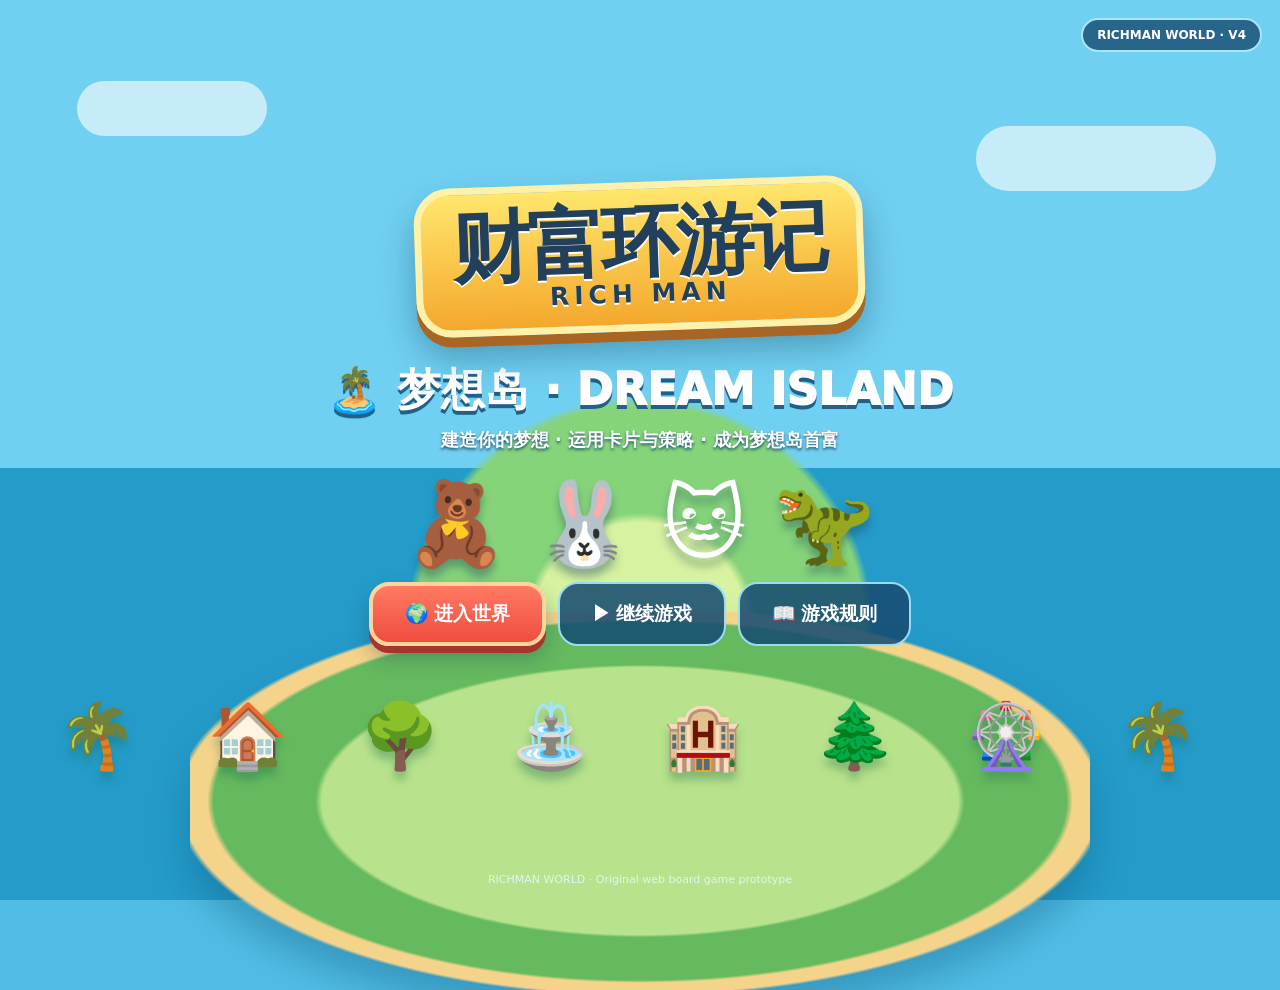
<file: index.html>
<!doctype html><html lang="zh-CN"><head><meta charset="utf-8"><meta name="viewport" content="width=device-width,initial-scale=1"><title>财富环游记 · 梦想岛</title><style>*{box-sizing:border-box}body{margin:0;min-height:100vh;font-family:system-ui,'PingFang SC','Microsoft YaHei',sans-serif;background:#51bde5;color:#fff;overflow:hidden}.hero{min-height:100vh;position:relative;display:grid;place-items:center;padding:28px;background:radial-gradient(circle at 50% 70%,#d7f2a0 0 12%,#86d47a 13% 25%,transparent 26%),linear-gradient(180deg,#70d0f2 0 52%,#249bc9 52%)}.cloud{position:absolute;background:#fff9;border-radius:50px;filter:blur(.2px)}.c1{width:190px;height:55px;top:9%;left:6%}.c2{width:240px;height:65px;top:14%;right:5%}.island{position:absolute;width:min(900px,88vw);height:42vh;bottom:-10vh;left:50%;transform:translateX(-50%);background:radial-gradient(ellipse,#b8e28c 0 50%,#65b95e 51% 67%,#f4d38a 68% 72%,transparent 73%);filter:drop-shadow(0 25px 18px #07527455)}.trees{position:absolute;bottom:14%;left:0;right:0;text-align:center;font-size:clamp(34px,5vw,75px);letter-spacing:2vw;filter:drop-shadow(0 8px 4px #1645)}.content{position:relative;z-index:3;text-align:center;max-width:760px;margin-top:-8vh}.logo{display:inline-block;background:linear-gradient(#ffe66c,#f4a82c);color:#22405a;border:7px solid #fff1a8;border-radius:36px;padding:16px 30px;box-shadow:0 10px 0 #a96524,0 20px 35px #17445d66;transform:rotate(-2deg);text-shadow:0 2px #fff}.logo h1{font-size:clamp(38px,7vw,78px);line-height:.95;margin:0;letter-spacing:-3px}.logo b{font-size:clamp(15px,2vw,25px);letter-spacing:5px}.map{margin:30px auto 8px;font-size:clamp(24px,4vw,44px);font-weight:1000;text-shadow:0 4px 0 #226087}.sub{font-size:18px;font-weight:800;text-shadow:0 2px 3px #24536d;margin-bottom:24px}.characters{font-size:clamp(45px,7vw,82px);margin:10px;filter:drop-shadow(0 8px 4px #17465c66)}.buttons{display:flex;gap:12px;justify-content:center;flex-wrap:wrap}.play,.secondary{border:0;border-radius:20px;padding:15px 32px;font-weight:1000;font-size:19px;cursor:pointer;transition:.18s}.play{background:linear-gradient(#ff7a62,#ef4d3e);color:#fff;border:4px solid #ffd39c;box-shadow:0 7px 0 #a4362e,0 12px 20px #17445d55}.play:hover{transform:translateY(-3px)}.secondary{background:#174c72dd;color:#fff;border:2px solid #9bdcf5}.footer{position:absolute;z-index:3;bottom:14px;font-size:11px;color:#e9f8ff;opacity:.85}.badge{position:absolute;top:18px;right:18px;background:#174c72cc;border:2px solid #a8e5f7;border-radius:99px;padding:8px 14px;font-size:12px;font-weight:800}.modal{position:fixed;inset:0;background:#082e4bc9;z-index:10;display:none;place-items:center}.modal.show{display:grid}.dialog{width:min(520px,90vw);background:#fff5d8;color:#24415a;border:5px solid #f1bd48;border-radius:24px;padding:22px;text-align:left;box-shadow:0 25px 60px #0018}.dialog h2{text-align:center}.dialog button{display:block;margin:15px auto 0;border:0;background:#ef5b48;color:white;padding:10px 22px;border-radius:12px;font-weight:900;cursor:pointer}@media(max-width:600px){.hero{padding:12px}.content{margin-top:-5vh}.logo{padding:12px 18px;border-width:5px}.sub{font-size:14px}.trees{bottom:18%}.play,.secondary{padding:12px 20px;font-size:16px}}</style></head><body><main class="hero"><div class="cloud c1"></div><div class="cloud c2"></div><div class="badge">RICHMAN WORLD · V4</div><div class="island"></div><div class="trees">🌴 🏠 🌳 ⛲ 🏨 🌲 🎡 🌴</div><section class="content"><div class="logo"><h1>财富环游记</h1><b>RICH MAN</b></div><div class="map">🏝️ 梦想岛 · DREAM ISLAND</div><div class="sub">建造你的梦想 · 运用卡片与策略 · 成为梦想岛首富</div><div class="characters">🧸 🐰 🐱 🦖</div><div class="buttons"><button class="play" onclick="location.href='./world.html'">🌍 进入世界</button><button class="secondary" onclick="continueGame()">▶ 继续游戏</button><button class="secondary" onclick="rules()">📖 游戏规则</button></div></section><div class="footer">RICHMAN WORLD · Original web board game prototype</div></main><div id="modal" class="modal"><div class="dialog"><h2>📖 梦想岛规则</h2><p>掷骰子环游梦想岛，购买地产并升级建筑，向经过你地产的玩家收取过路费。</p><p>使用遥控骰子、免租、建设、停留、均分、抢夺和好运等卡片改变局势；踩中幸运转盘可以抽取新卡。</p><p>医院、监狱和大学会带来特殊的三回合状态。现金跌破 0 即破产，最后存活的玩家成为梦想岛首富。</p><button onclick="document.getElementById('modal').classList.remove('show')">明白了</button></div></div><script>function rules(){document.getElementById('modal').classList.add('show')}function continueGame(){location.href='./world.html'}</script></body></html>
</file>
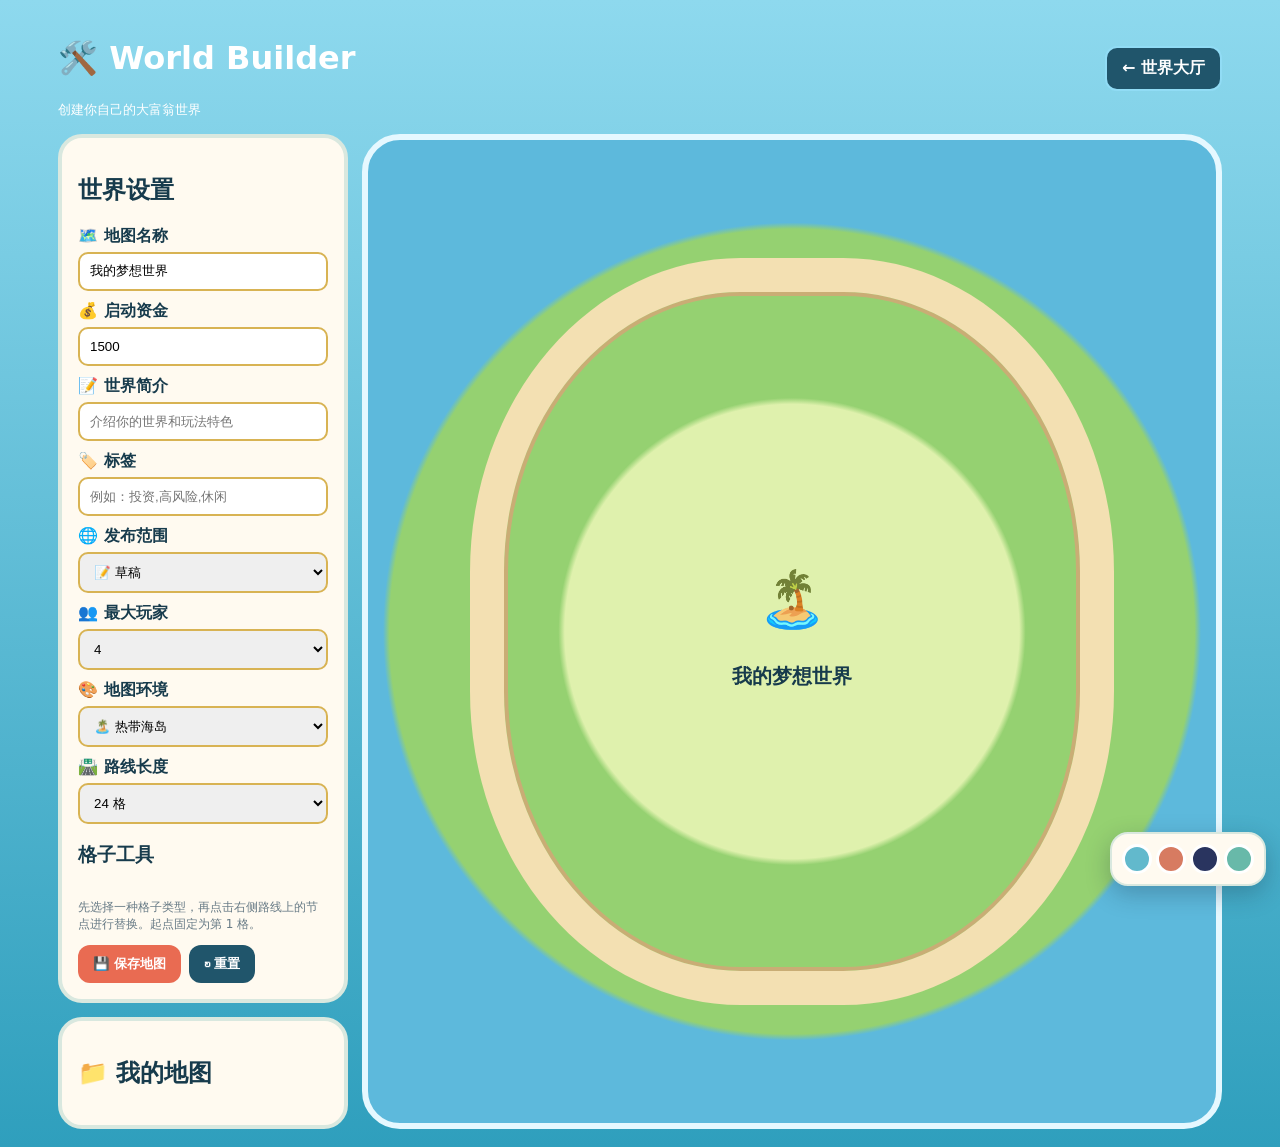
<file: builder.html>
<!doctype html><html lang="zh-CN"><head><meta charset="utf-8"><meta name="viewport" content="width=device-width,initial-scale=1"><title>RichMan World · World Builder</title><style>*{box-sizing:border-box}body{margin:0;font-family:system-ui,'PingFang SC',sans-serif;background:linear-gradient(#78d5f4,#2b9ac7);color:#173b58;min-height:100vh}.app{max-width:1200px;margin:auto;padding:18px}.head{display:flex;justify-content:space-between;align-items:center;color:white}.back,.btn{border:0;border-radius:12px;padding:10px 15px;font-weight:900;cursor:pointer;text-decoration:none}.back{background:#174d74;color:white;border:2px solid #91dcf5}.grid{display:grid;grid-template-columns:290px 1fr;gap:14px;margin-top:15px}.panel{background:#fff6df;border:4px solid #f1c45a;border-radius:24px;padding:16px}.field{margin:10px 0}.field label{display:block;font-weight:900;margin-bottom:5px}.field input,.field select{width:100%;padding:10px;border:2px solid #d8b353;border-radius:10px}.palette{display:grid;grid-template-columns:1fr 1fr;gap:7px}.palette button{border:2px solid #8ccfe9;background:white;border-radius:12px;padding:9px;cursor:pointer;font-weight:800}.palette button.on{background:#ffe17a;border-color:#e49b2b}.canvas{min-height:650px;background:radial-gradient(circle,#dff1ad 0 35%,#95d171 36% 62%,#5db9dc 63%);border:6px solid #e5f8ff;border-radius:38px;position:relative;overflow:hidden}.route{position:absolute;inset:12%;border:34px solid #f3e0b2;border-radius:42%;box-shadow:inset 0 0 0 4px #c9ad75}.nodes{position:absolute;inset:0}.node{position:absolute;width:62px;height:62px;border-radius:50%;transform:translate(-50%,-50%);background:#fff2a1;border:4px solid white;box-shadow:0 5px #99722d;display:grid;place-items:center;text-align:center;font-size:9px;font-weight:900;cursor:pointer}.node span{font-size:22px;display:block}.node.selected{outline:5px solid #ef5948}.center{position:absolute;left:50%;top:50%;transform:translate(-50%,-50%);text-align:center;font-size:55px}.actions{display:flex;gap:8px;flex-wrap:wrap;margin-top:12px}.primary{background:#ef5948;color:white}.secondary{background:#174d74;color:white}.maps{margin-top:14px}.saved{display:flex;justify-content:space-between;align-items:center;background:white;border-radius:12px;padding:9px;margin:7px 0}.note{font-size:12px;color:#687b86}@media(max-width:800px){.grid{grid-template-columns:1fr}.canvas{min-height:540px}.node{width:48px;height:48px}}</style><link rel="stylesheet" href="./theme.css"></head><body><div class="app"><header class="head"><div><h1>🛠️ World Builder</h1><small>创建你自己的大富翁世界</small></div><a class="back" href="./world.html">← 世界大厅</a></header><div class="grid"><aside><section class="panel"><h2>世界设置</h2><div class="field"><label>🗺️ 地图名称</label><input id="mapName" value="我的梦想世界" maxlength="24"></div><div class="field"><label>💰 启动资金</label><input id="cash" type="number" min="500" max="100000" step="100" value="1500"></div><div class="field"><label>📝 世界简介</label><input id="description" maxlength="100" placeholder="介绍你的世界和玩法特色"></div><div class="field"><label>🏷️ 标签</label><input id="tags" maxlength="50" placeholder="例如：投资,高风险,休闲"></div><div class="field"><label>🌐 发布范围</label><select id="visibility"><option value="draft">📝 草稿</option><option value="private">🔒 私人</option><option value="friends">👥 好友可见</option><option value="public">🌍 全球公开</option></select></div><div class="field"><label>👥 最大玩家</label><select id="maxPlayers"><option>2</option><option>3</option><option selected>4</option></select></div><div class="field"><label>🎨 地图环境</label><select id="environment" onchange="applyEnv()"><option value="island">🏝️ 热带海岛</option><option value="city">🌆 都市公园</option><option value="snow">❄️ 雪国小镇</option><option value="night">🌌 夜景都市</option></select></div><div class="field"><label>🛣️ 路线长度</label><select id="length" onchange="buildRoute()"><option value="16">16 格</option><option value="20">20 格</option><option value="24" selected>24 格</option><option value="28">28 格</option></select></div><h3>格子工具</h3><div id="palette" class="palette"></div><p class="note">先选择一种格子类型，再点击右侧路线上的节点进行替换。起点固定为第 1 格。</p><div class="actions"><button class="btn primary" onclick="saveMap()">💾 保存地图</button><button class="btn secondary" onclick="resetMap()">↻ 重置</button></div></section><section class="panel maps"><h2>📁 我的地图</h2><div id="savedMaps"></div></section></aside><main class="canvas"><div class="route"></div><div class="center">🏝️<br><b id="centerName" style="font-size:20px">我的梦想世界</b></div><div id="nodes" class="nodes"></div></main></div></div><script>const types={land:['🏠','地产'],event:['❓','机会'],shop:['🎁','转盘'],hospital:['🏥','医院'],university:['🎓','大学'],jail:['🚔','监狱'],tax:['🧾','税务']};let tool='land',route=[],nodeConfig={};const envBg={island:'radial-gradient(circle,#dff1ad 0 35%,#95d171 36% 62%,#5db9dc 63%)',city:'radial-gradient(circle,#d9ead1 0 35%,#8fc5a0 36% 60%,#86b7c8 61%)',snow:'radial-gradient(circle,#ffffff 0 34%,#d9edf2 35% 62%,#8bc5dd 63%)',night:'radial-gradient(circle,#6c739c 0 34%,#384a72 35% 62%,#172c4b 63%)'};function applyEnv(){document.querySelector('.canvas').style.background=envBg[environment.value]}function palette(){palette=document.getElementById('palette');palette.innerHTML=Object.entries(types).map(([k,v])=>'<button class="'+(k===tool?'on':'')+'" onclick="tool=\''+k+'\';palette()">'+v[0]+' '+v[1]+'</button>').join('')}function buildRoute(){let n=Number(length.value);route=Array.from({length:n},(_,i)=>i===0?'start':i%7===0?'shop':i%5===0?'event':'land');draw()}function coords(i,n){let a=Math.PI*2*i/n+Math.PI/2;return[50+39*Math.cos(a),50+37*Math.sin(a)]}function draw(){centerName.textContent=mapName.value;nodes.innerHTML=route.map((t,i)=>{let [x,y]=coords(i,route.length),v=t==='start'?['🏁','起点']:types[t];let cfg=nodeConfig[i],label=cfg&&cfg.name?cfg.name:v[1];return'<div class="node" style="left:'+x+'%;top:'+y+'%" onclick="paint('+i+')"><div><span>'+v[0]+'</span>'+label+(t==='land'&&cfg?'<br>¥'+cfg.price:(cfg&&cfg.turns?'<br>'+cfg.turns+'回合':cfg&&cfg.fine?'<br>¥'+cfg.fine:''))+'</div></div>'}).join('')}function paint(i){if(i===0)return;if(route[i]===tool){if(tool==='land')editLand(i);else editSpecial(i,tool);return}route[i]=tool;delete nodeConfig[i];draw()}function editSpecial(i,t){let defaults={event:{name:'机会',amount:200},shop:{name:'幸运转盘'},hospital:{name:'医院',turns:3,reward:100},university:{name:'大学',turns:3,reward:120},jail:{name:'监狱',turns:3,fine:300},tax:{name:'税务局',fine:150}},cfg=Object.assign({},defaults[t],nodeConfig[i]||{});let name=prompt('格子名称',cfg.name);if(name===null)return;cfg.name=name.trim()||cfg.name;if(t==='hospital'||t==='university'||t==='jail')cfg.turns=Math.max(1,Math.min(10,Number(prompt('停留回合数',cfg.turns))||cfg.turns));if(t==='hospital'||t==='university')cfg.reward=Math.max(0,Number(prompt('每回合/触发奖励金额',cfg.reward))||0);if(t==='jail'||t==='tax')cfg.fine=Math.max(0,Number(prompt('罚款金额',cfg.fine))||0);if(t==='event')cfg.amount=Math.max(0,Number(prompt('机会事件基础金额',cfg.amount))||0);nodeConfig[i]=cfg;draw()}function editLand(i){let cfg=nodeConfig[i]||{name:'自定义地产 '+i,price:200,toll:60},name=prompt('地产名称',cfg.name);if(name===null)return;let price=Number(prompt('地价',cfg.price)),toll=Number(prompt('基础过路费',cfg.toll));nodeConfig[i]={name:(name.trim()||cfg.name),price:Math.max(50,price||cfg.price),toll:Math.max(10,toll||cfg.toll)};draw()}function resetMap(){nodeConfig={};buildRoute()}function getSaved(){try{return JSON.parse(localStorage.getItem('richman_worlds')||'[]')}catch(e){return[]}}function saveMap(){let name=mapName.value.trim()||'未命名世界',obj={id:'W-'+Date.now(),name,cash:Number(cash.value)||1500,maxPlayers:Number(maxPlayers.value),description:description.value.trim(),tags:tags.value.split(',').map(x=>x.trim()).filter(Boolean).slice(0,5),visibility:visibility.value,environment:environment.value,route:[...route],nodeConfig:{...nodeConfig},createdAt:Date.now()};let all=getSaved();all.unshift(obj);localStorage.setItem('richman_worlds',JSON.stringify(all.slice(0,20)));renderSaved();alert('地图已保存到「我的地图」')}function playMap(id){let x=getSaved().find(m=>m.id===id);if(!x)return;localStorage.setItem('richman_custom_map',JSON.stringify(x));localStorage.setItem('richman_setup',JSON.stringify({count:x.maxPlayers,hero:0,types:['human','ai','ai','ai'].slice(0,x.maxPlayers),startingCash:x.cash,skills:['pass','landlord','builder','traveler'].slice(0,x.maxPlayers),map:'custom'}));location.href='./custom-game.html'}function publishMap(id){let a=getSaved(),x=a.find(m=>m.id===id);if(!x)return;x.visibility=x.visibility==='public'?'draft':'public';if(x.visibility==='public'&&!x.publishedAt)x.publishedAt=Date.now();localStorage.setItem('richman_worlds',JSON.stringify(a));renderSaved()}function removeMap(id){localStorage.setItem('richman_worlds',JSON.stringify(getSaved().filter(x=>x.id!==id)));renderSaved()}function renderSaved(){let a=getSaved();savedMaps.innerHTML=a.length?a.map(x=>'<div class="saved"><div><b>'+x.name+'</b><br><small>'+x.route.length+' 格 · ¥'+x.cash+' · '+x.maxPlayers+'人 · '+({island:'🏝️海岛',city:'🌆都市',snow:'❄️雪国',night:'🌌夜景'}[x.environment||'island'])+' · '+({draft:'📝草稿',private:'🔒私人',friends:'👥好友',public:'🌍公开'}[x.visibility||'draft'])</small></div><div><button class="btn primary" onclick="playMap(\''+x.id+'\')">🎮 试玩</button> <button class="btn secondary" onclick="publishMap(\''+x.id+'\')">'+(x.visibility==='public'?'撤回':'🌍 发布')+'</button> <button class="btn secondary" onclick="removeMap(\''+x.id+'\')">删除</button></div></div>').join(''):'<div class="note">还没有创建地图。</div>'}mapName.oninput=()=>centerName.textContent=mapName.value;palette();buildRoute();applyEnv();renderSaved();</script><script src="./theme.js"></script></body></html>
</file>
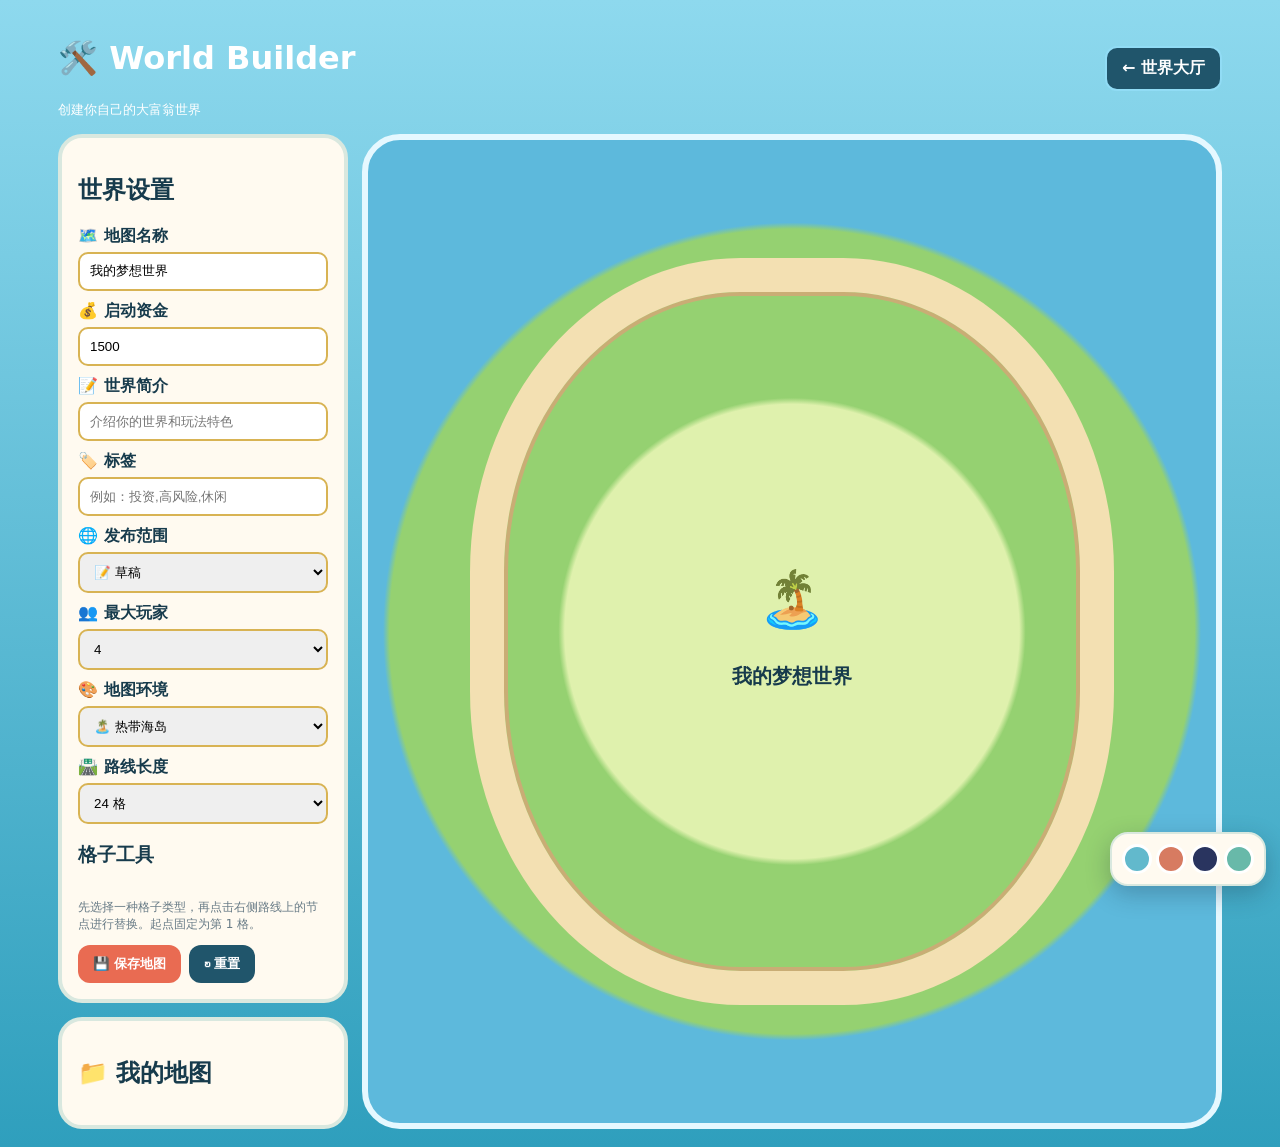
<file: custom-game.html>
<!doctype html><html lang="zh-CN"><head><meta charset="utf-8"><meta name="viewport" content="width=device-width,initial-scale=1"><title>RichMan World · 玩家世界试玩</title><style>*{box-sizing:border-box}body{margin:0;font-family:system-ui,'PingFang SC',sans-serif;background:linear-gradient(#79d4f3,#2798c5);color:#173b58;min-height:100vh}.app{max-width:1150px;margin:auto;padding:18px}.top{display:flex;justify-content:space-between;align-items:center;color:white}.board{height:680px;position:relative;margin-top:15px;background:radial-gradient(circle,#dff2ad 0 38%,#95d173 39% 64%,#5cb8da 65%);border:6px solid #e9faff;border-radius:40px;box-shadow:0 15px 0 #237fa5}.route{position:absolute;inset:12%;border:34px solid #f3e0b2;border-radius:43%;box-shadow:inset 0 0 0 4px #c8ac75}.node{position:absolute;width:62px;height:62px;border-radius:50%;transform:translate(-50%,-50%);background:#fff0a0;border:4px solid white;box-shadow:0 5px #98722d;display:grid;place-items:center;text-align:center;font-size:9px;font-weight:900}.node.special{background:#ffb7a9}.node.event{background:#a9e8ff}.node.shop{background:#b9ef9e}.pawn{position:absolute;transform:translate(-50%,-90%);font-size:34px;z-index:8;transition:left .2s,top .2s}.center{position:absolute;left:50%;top:50%;transform:translate(-50%,-50%);background:#174c73e8;color:white;border:3px solid #8edcf5;border-radius:22px;padding:14px 22px;text-align:center}.dice{font-size:58px}.btn{border:0;border-radius:13px;padding:10px 17px;font-weight:900;cursor:pointer;background:#ef5948;color:white}.hud{display:grid;grid-template-columns:repeat(4,1fr);gap:8px;margin-top:10px}.p{background:#164c73;color:white;border:2px solid #8bd9f5;border-radius:15px;padding:9px}.p.on{outline:4px solid #ffe274}.money{color:#ffe36e;font-weight:900}.log{position:absolute;right:15px;bottom:15px;width:230px;max-height:130px;overflow:auto;background:#123c60e8;color:white;border-radius:15px;padding:9px;font-size:11px}.back{color:white;font-weight:900;text-decoration:none}@media(max-width:650px){.board{height:520px}.node{width:47px;height:47px}.pawn{font-size:24px}.hud{grid-template-columns:1fr 1fr}.log{width:180px}}</style></head><body><div class="app"><header class="top"><div><h1 id="title">玩家世界</h1><small>UGC WORLD PLAYTEST</small></div><a class="back" href="./builder.html">← 编辑器</a></header><div id="hud" class="hud"></div><main id="board" class="board"><div class="route"></div><div class="center"><b id="turn"></b><div id="dice" class="dice">⚀</div><button id="roll" class="btn">🎲 掷骰子</button></div><div id="log" class="log"></div></main></div><script>const defs={start:['🏁','起点'],land:['🏠','地产'],event:['❓','机会'],shop:['🎁','转盘'],hospital:['🏥','医院'],university:['🎓','大学'],jail:['🚔','监狱'],tax:['🧾','税务']},faces=['🧸','🐰','🐱','🦖'],df=['⚀','⚁','⚂','⚃','⚄','⚅'];let map=JSON.parse(localStorage.getItem('richman_custom_map')||'null');const envBg={island:'radial-gradient(circle,#dff2ad 0 38%,#95d173 39% 64%,#5cb8da 65%)',city:'radial-gradient(circle,#d9ead1 0 38%,#8fc5a0 39% 64%,#86b7c8 65%)',snow:'radial-gradient(circle,#fff 0 38%,#d9edf2 39% 64%,#8bc5dd 65%)',night:'radial-gradient(circle,#69739b 0 38%,#374a72 39% 64%,#172c4b 65%)'};if(!map){location.href='./builder.html'}let ps=Array.from({length:map.maxPlayers},(_,i)=>({face:faces[i],name:'P'+(i+1),cash:map.cash,pos:0,type:i?'ai':'human',skip:0})),turn=0,busy=false;title.textContent='🗺️ '+map.name;document.getElementById('board').style.background=envBg[map.environment||'island'];function xy(i){let a=Math.PI*2*i/map.route.length+Math.PI/2;return[50+39*Math.cos(a),50+37*Math.sin(a)]}function note(x){let d=document.createElement('div');d.textContent=x;log.prepend(d)}function render(){board.querySelectorAll('.node,.pawn').forEach(x=>x.remove());map.route.forEach((t,i)=>{let [x,y]=xy(i),v=defs[t],cfg=(map.nodeConfig&&map.nodeConfig[i])||null,d=document.createElement('div');d.className='node '+(t==='event'?'event':t==='shop'?'shop':['hospital','university','jail'].includes(t)?'special':'');d.style.left=x+'%';d.style.top=y+'%';d.innerHTML='<div><b>'+v[0]+'</b><br>'+(cfg&&cfg.name?cfg.name:v[1])+(t==='land'&&cfg?'<br>¥'+cfg.price:'')+'</div>';board.appendChild(d)});ps.forEach((p,i)=>{let[x,y]=xy(p.pos),d=document.createElement('div');d.className='pawn';d.style.left=(x+(i-1.5))+'%';d.style.top=(y+(i%2))+'%';d.textContent=p.face;board.appendChild(d)});hud.innerHTML=ps.map((p,i)=>'<div class="p '+(i===turn?'on':'')+'"><b>'+p.face+' '+p.name+' '+(p.type==='ai'?'🤖':'👤')+'</b><div class="money">¥'+p.cash+'</div></div>').join('');document.getElementById('turn').textContent=ps[turn].face+' '+ps[turn].name+' 的回合';roll.disabled=busy||ps[turn].type==='ai'}function next(){turn=(turn+1)%ps.length;busy=false;render();if(ps[turn].skip){ps[turn].skip--;note(ps[turn].name+' 暂停一回合');setTimeout(next,700);return}if(ps[turn].type==='ai')setTimeout(()=>roll.click(),700)}roll.onclick=async()=>{if(busy)return;busy=true;let n=Math.floor(Math.random()*6)+1;for(let i=0;i<7;i++){dice.textContent=df[Math.floor(Math.random()*6)];await new Promise(r=>setTimeout(r,55))}dice.textContent=df[n-1];let p=ps[turn];note('🎲 '+p.name+' 掷出 '+n);for(let i=0;i<n;i++){let old=p.pos;p.pos=(p.pos+1)%map.route.length;if(p.pos<old){p.cash+=300;note('🏁 '+p.name+' +¥300')}render();await new Promise(r=>setTimeout(r,160))}resolve()};function resolve(){let p=ps[turn],t=map.route[p.pos];if(t==='land'){let cfg=(map.nodeConfig&&map.nodeConfig[p.pos])||null,delta=cfg?cfg.toll:Math.round(80+Math.random()*140);p.cash-=delta;note('🏠 '+(cfg?cfg.name:'地产')+' 体验费用 -¥'+delta)}else if(t==='event'){let cfg=(map.nodeConfig&&map.nodeConfig[p.pos])||{},a=cfg.amount||200,g=Math.random()>.5?a:-Math.round(a*.6);p.cash+=g;note('❓ '+(cfg.name||'机会事件')+' '+(g>0?'+':'')+'¥'+g)}else if(t==='shop'){p.cash+=100;note('🎁 '+(((map.nodeConfig||{})[p.pos]||{}).name||'幸运转盘')+' +¥100')}else if(t==='hospital'){let cfg=(map.nodeConfig&&map.nodeConfig[p.pos])||{};p.skip=cfg.turns||3;p.cash+=cfg.reward||0;note('🏥 '+(cfg.name||'医院')+'：停留 '+p.skip+' 回合'+(cfg.reward?'，奖励 ¥'+cfg.reward:''))}else if(t==='university'){let cfg=(map.nodeConfig&&map.nodeConfig[p.pos])||{};p.skip=cfg.turns||3;p.cash+=cfg.reward||120;note('🎓 '+(cfg.name||'大学')+'：学习 '+p.skip+' 回合，奖励 ¥'+(cfg.reward||120))}else if(t==='jail'){let cfg=(map.nodeConfig&&map.nodeConfig[p.pos])||{};p.skip=cfg.turns||3;let fine=cfg.fine??300;p.cash-=fine;note('🚔 '+(cfg.name||'监狱')+'：罚款 ¥'+fine+'，停留 '+p.skip+' 回合')}else if(t==='tax'){let cfg=(map.nodeConfig&&map.nodeConfig[p.pos])||{},fine=cfg.fine??150;p.cash-=fine;note('🧾 '+(cfg.name||'税务')+' -¥'+fine)}next()}render();</script></body></html>
</file>
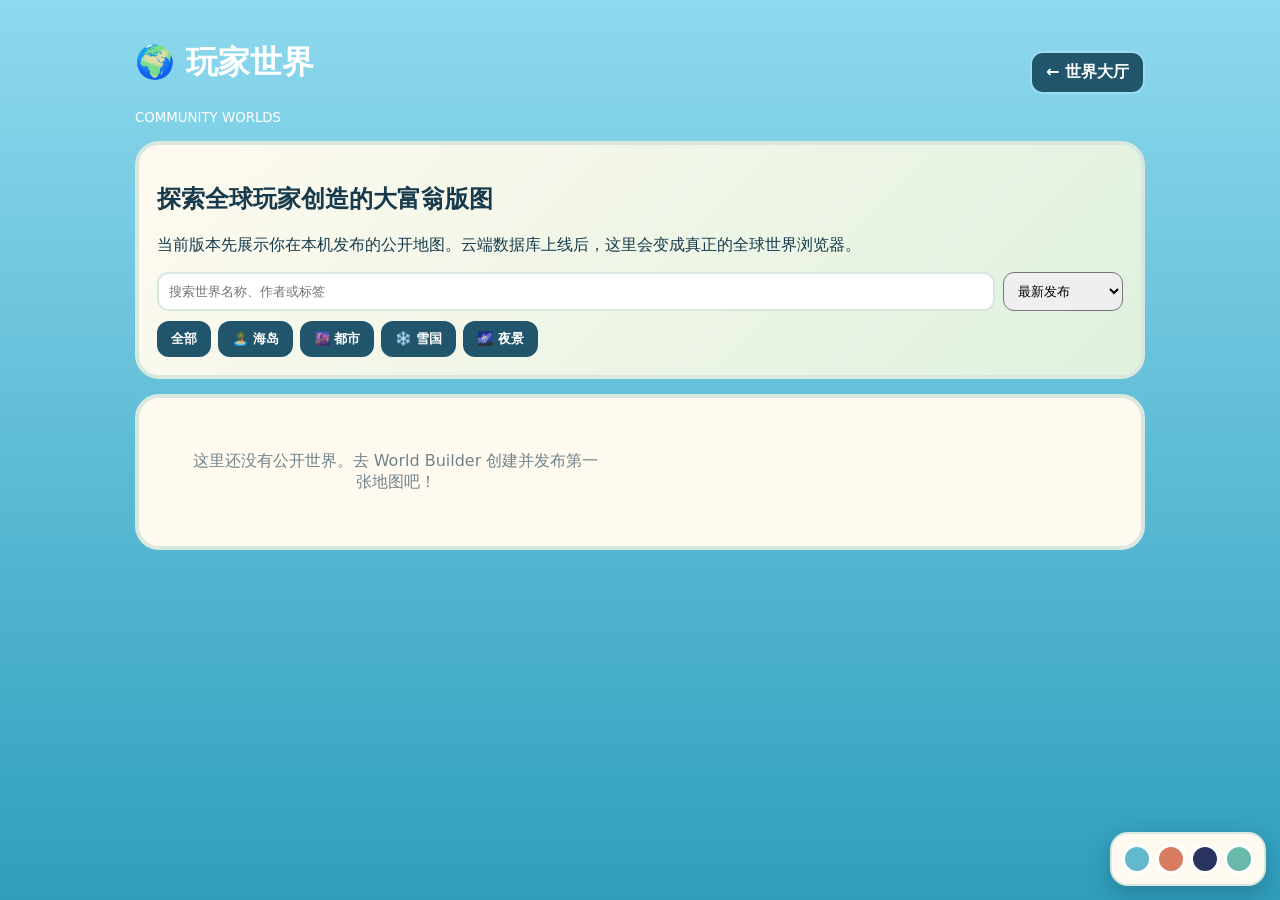
<file: explore.html>
<!doctype html><html lang="zh-CN"><head><meta charset="utf-8"><meta name="viewport" content="width=device-width,initial-scale=1"><title>RichMan World · 玩家世界</title><link rel="stylesheet" href="./theme.css"><style>*{box-sizing:border-box}body{margin:0;font-family:system-ui,'PingFang SC',sans-serif;min-height:100vh}.app{max-width:1050px;margin:auto;padding:20px}.head{display:flex;justify-content:space-between;align-items:center;color:white}.back{background:var(--navy);color:white;border:2px solid #9bdcf4;border-radius:13px;padding:9px 14px;text-decoration:none;font-weight:900}.hero,.section{background:var(--panel);border:4px solid var(--panel-border);border-radius:24px;padding:18px;margin-top:15px}.hero{background:linear-gradient(135deg,var(--panel),var(--soft))!important}.filters{display:flex;gap:7px;flex-wrap:wrap}.filters button{border:0;border-radius:12px;padding:9px 14px;background:var(--navy);color:white;font-weight:900;cursor:pointer}.worlds{display:grid;grid-template-columns:repeat(2,1fr);gap:12px}.world{background:white;border:3px solid var(--panel-border);border-radius:18px;padding:15px}.world .cover{font-size:45px}.meta{font-size:12px;color:#6a7d84}.btn{border:0;border-radius:12px;padding:9px 14px;background:var(--accent);color:white;font-weight:900;cursor:pointer}.empty{text-align:center;padding:35px;color:#71838b}@media(max-width:650px){.worlds{grid-template-columns:1fr}}</style></head><body><div class="app"><header class="head"><div><h1>🌍 玩家世界</h1><small>COMMUNITY WORLDS</small></div><a class="back" href="./world.html">← 世界大厅</a></header><section class="hero"><h2>探索全球玩家创造的大富翁版图</h2><p>当前版本先展示你在本机发布的公开地图。云端数据库上线后，这里会变成真正的全球世界浏览器。</p><div style="display:flex;gap:8px;margin-bottom:10px"><input id="search" oninput="render(current)" placeholder="搜索世界名称、作者或标签" style="flex:1;padding:10px;border-radius:11px;border:2px solid var(--panel-border)"><select id="sort" onchange="render(current)" style="padding:10px;border-radius:11px"><option value="new">最新发布</option><option value="long">最长路线</option><option value="cash">最高启动资金</option></select></div><div class="filters"><button onclick="render('all')">全部</button><button onclick="render('island')">🏝️ 海岛</button><button onclick="render('city')">🌆 都市</button><button onclick="render('snow')">❄️ 雪国</button><button onclick="render('night')">🌌 夜景</button></div></section><section class="section"><div id="worlds" class="worlds"></div></section></div><script>function all(){try{return JSON.parse(localStorage.getItem('richman_worlds')||'[]').filter(x=>x.visibility==='public')}catch(e){return[]}}function play(id){let x=all().find(m=>m.id===id);if(!x)return;localStorage.setItem('richman_custom_map',JSON.stringify(x));location.href='./custom-game.html'}let current='all';function render(filter){current=filter;let a=all();if(filter!=='all')a=a.filter(x=>(x.environment||'island')===filter);let q=(search.value||'').trim().toLowerCase(),author=(localStorage.getItem('richman_name')||'Guest Player').toLowerCase();if(q)a=a.filter(x=>x.name.toLowerCase().includes(q)||(x.description||'').toLowerCase().includes(q)||(x.tags||[]).join(' ').toLowerCase().includes(q)||author.includes(q));if(sort.value==='new')a.sort((a,b)=>(b.publishedAt||b.createdAt||0)-(a.publishedAt||a.createdAt||0));if(sort.value==='long')a.sort((a,b)=>b.route.length-a.route.length);if(sort.value==='cash')a.sort((a,b)=>b.cash-a.cash);worlds.innerHTML=a.length?a.map(x=>'<article class="world"><div class="cover">'+({island:'🏝️',city:'🌆',snow:'❄️',night:'🌌'}[x.environment||'island'])+'</div><h3>'+x.name+'</h3><p>'+(x.description||'这个世界还没有简介。')+'</p><p class="meta">'+x.route.length+' 格 · 启动资金 ¥'+x.cash+' · 最多 '+x.maxPlayers+' 人</p><p class="meta">'+((x.tags||[]).map(t=>'#'+t).join(' ')||'#RichManWorld')+'</p><p>作者：'+(localStorage.getItem('richman_name')||'Guest Player')+'</p><button class="btn" onclick="play(\''+x.id+'\')">🎮 进入世界</button></article>').join(''):'<div class="empty">这里还没有公开世界。去 World Builder 创建并发布第一张地图吧！</div>'}render('all');</script><script src="./theme.js"></script></body></html>
</file>
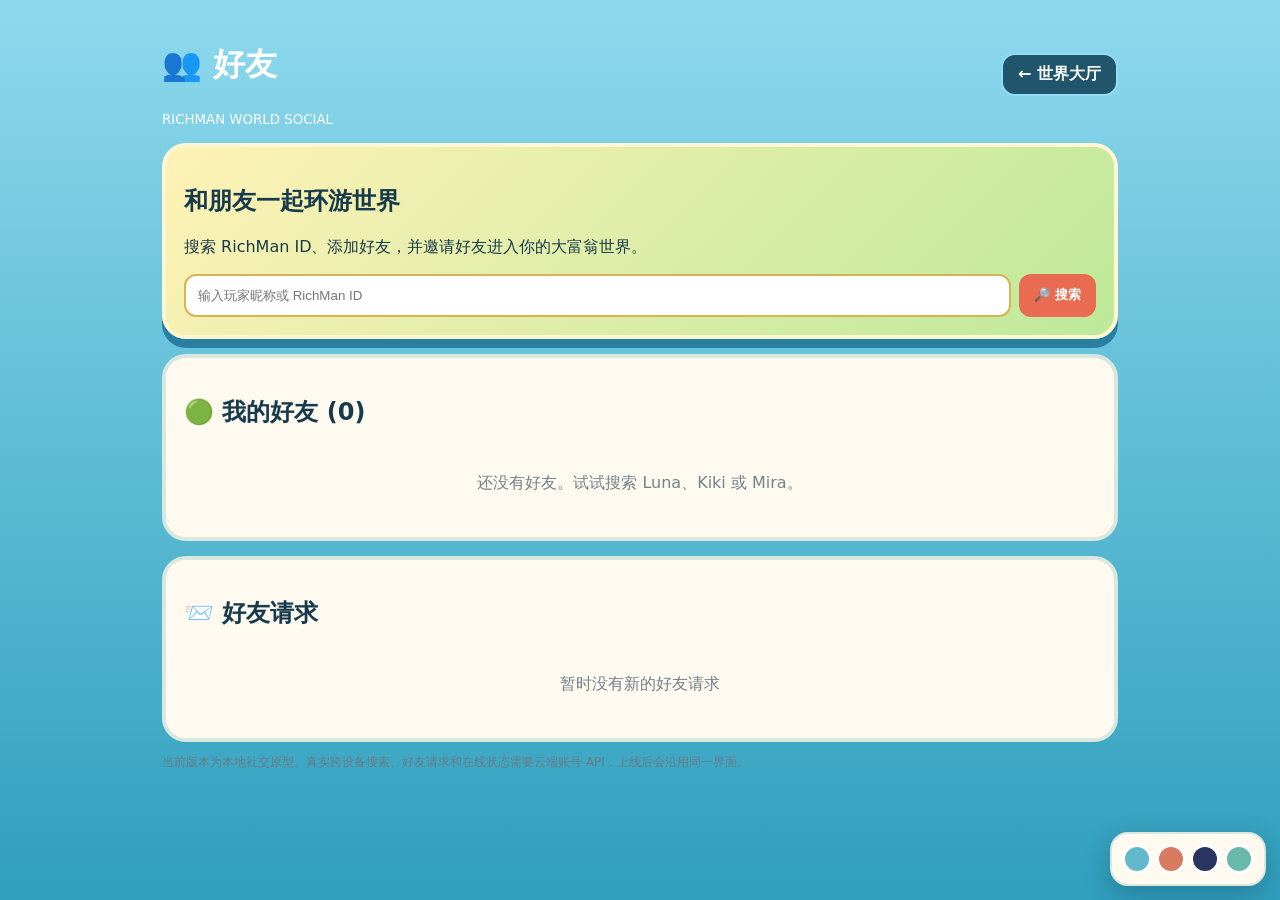
<file: friends.html>
<!doctype html><html lang="zh-CN"><head><meta charset="utf-8"><meta name="viewport" content="width=device-width,initial-scale=1"><title>RichMan World · 好友</title><style>*{box-sizing:border-box}body{margin:0;font-family:system-ui,'PingFang SC',sans-serif;background:linear-gradient(#78d5f4,#2b9ac7);min-height:100vh;color:#173b58}.app{max-width:1000px;margin:auto;padding:22px}.head{display:flex;justify-content:space-between;align-items:center;color:white}.back{background:#174d74;color:white;border:2px solid #92ddf6;border-radius:14px;padding:9px 15px;text-decoration:none;font-weight:900}.hero,.box{background:#fff6df;border:4px solid #f1c45a;border-radius:24px;padding:18px;margin-top:15px}.hero{background:linear-gradient(135deg,#fff2b7,#bde99a);border-color:#fff6d2;box-shadow:0 9px 0 #287fa2}.search{display:flex;gap:8px}.search input{flex:1;padding:12px;border-radius:12px;border:2px solid #d8b353}.btn{border:0;border-radius:12px;padding:10px 15px;background:#174d74;color:white;font-weight:900;cursor:pointer}.primary{background:#ef5948}.friend{display:grid;grid-template-columns:55px 1fr auto;align-items:center;gap:10px;padding:12px;border-bottom:1px solid #e7d5a7}.avatar{font-size:38px}.status{font-size:12px;color:#638071}.online{color:#279b55;font-weight:900}.actions{display:flex;gap:6px;flex-wrap:wrap}.empty{text-align:center;color:#72818a;padding:25px}.note{font-size:12px;color:#687b86}.modal{position:fixed;inset:0;background:#082e4bc7;display:none;place-items:center}.modal.show{display:grid}.dialog{width:min(480px,90vw);background:#fff6df;border:5px solid #f2c458;border-radius:24px;padding:20px;text-align:center}@media(max-width:560px){.friend{grid-template-columns:45px 1fr}.actions{grid-column:1/-1}.search{display:block}.search input,.search button{width:100%;margin:4px 0}}</style><link rel="stylesheet" href="./theme.css"></head><body><div class="app"><header class="head"><div><h1>👥 好友</h1><small>RICHMAN WORLD SOCIAL</small></div><a class="back" href="./world.html">← 世界大厅</a></header><section class="hero"><h2>和朋友一起环游世界</h2><p>搜索 RichMan ID、添加好友，并邀请好友进入你的大富翁世界。</p><div class="search"><input id="query" placeholder="输入玩家昵称或 RichMan ID"><button class="btn primary" onclick="searchUser()">🔎 搜索</button></div><div id="searchResult"></div></section><section class="box"><h2>🟢 我的好友 <span id="friendCount"></span></h2><div id="friends"></div></section><section class="box"><h2>📨 好友请求</h2><div id="requests" class="empty">暂时没有新的好友请求</div></section><p class="note">当前版本为本地社交原型。真实跨设备搜索、好友请求和在线状态需要云端账号 API，上线后会沿用同一界面。</p></div><div id="modal" class="modal"><div class="dialog"><div id="mi" style="font-size:50px">👤</div><h2 id="mt"></h2><p id="mx"></p><button class="btn primary" onclick="modal.classList.remove('show')">关闭</button></div></div><script>const demo=[{id:'RM-20481',name:'Luna',avatar:'🐰',wealth:6910300,online:true},{id:'RM-51802',name:'Kiki',avatar:'🐱',wealth:5880500,online:false},{id:'RM-88314',name:'Mira',avatar:'🦊',wealth:9420100,online:true}];function getFriends(){try{return JSON.parse(localStorage.getItem('richman_friends')||'[]')}catch(e){return[]}}function saveFriends(x){localStorage.setItem('richman_friends',JSON.stringify(x));render()}function searchUser(){let q=query.value.trim().toLowerCase();if(!q){searchResult.innerHTML='';return}let u=demo.find(x=>x.name.toLowerCase().includes(q)||x.id.toLowerCase()===q);searchResult.innerHTML=u?'<div class="friend"><div class="avatar">'+u.avatar+'</div><div><b>'+u.name+'</b><br><small>'+u.id+' · 💰 '+u.wealth.toLocaleString()+'</small></div><div class="actions"><button class="btn" onclick="add(\''+u.id+'\')">➕ 添加好友</button><button class="btn" onclick="view(\''+u.id+'\')">查看主页</button></div></div>':'<div class="empty">没有找到玩家。当前只能搜索原型示例玩家。</div>'}function add(id){let f=getFriends();if(!f.includes(id)){f.push(id);saveFriends(f)}searchResult.innerHTML='<p class="online">✓ 已添加到本地好友列表</p>'}function removeFriend(id){saveFriends(getFriends().filter(x=>x!==id))}function view(id){let u=demo.find(x=>x.id===id);mi.textContent=u.avatar;mt.textContent=u.name+' · '+u.id;mx.textContent='Global Wealth：'+u.wealth.toLocaleString()+'。公开主页后续还会展示其发布的世界和好友可见状态。';modal.classList.add('show')}function invite(id){let u=demo.find(x=>x.id===id);mi.textContent='🎮';mt.textContent='邀请 '+u.name;mx.textContent='联机房间上线后，这里会发送真实游戏邀请。当前已完成邀请流程界面。';modal.classList.add('show')}function render(){let f=getFriends();friendCount.textContent='('+f.length+')';friends.innerHTML=f.length?f.map(id=>{let u=demo.find(x=>x.id===id);if(!u)return'';return'<div class="friend"><div class="avatar">'+u.avatar+'</div><div><b>'+u.name+'</b> <span class="'+(u.online?'online':'status')+'">'+(u.online?'● 在线':'● 离线')+'</span><br><small>'+u.id+' · 💰 '+u.wealth.toLocaleString()+'</small></div><div class="actions"><button class="btn primary" onclick="invite(\''+id+'\')">🎮 邀请</button><button class="btn" onclick="view(\''+id+'\')">主页</button><button class="btn" onclick="removeFriend(\''+id+'\')">移除</button></div></div>'}).join(''):'<div class="empty">还没有好友。试试搜索 Luna、Kiki 或 Mira。</div>'}render();</script><script src="./theme.js"></script></body></html>
</file>
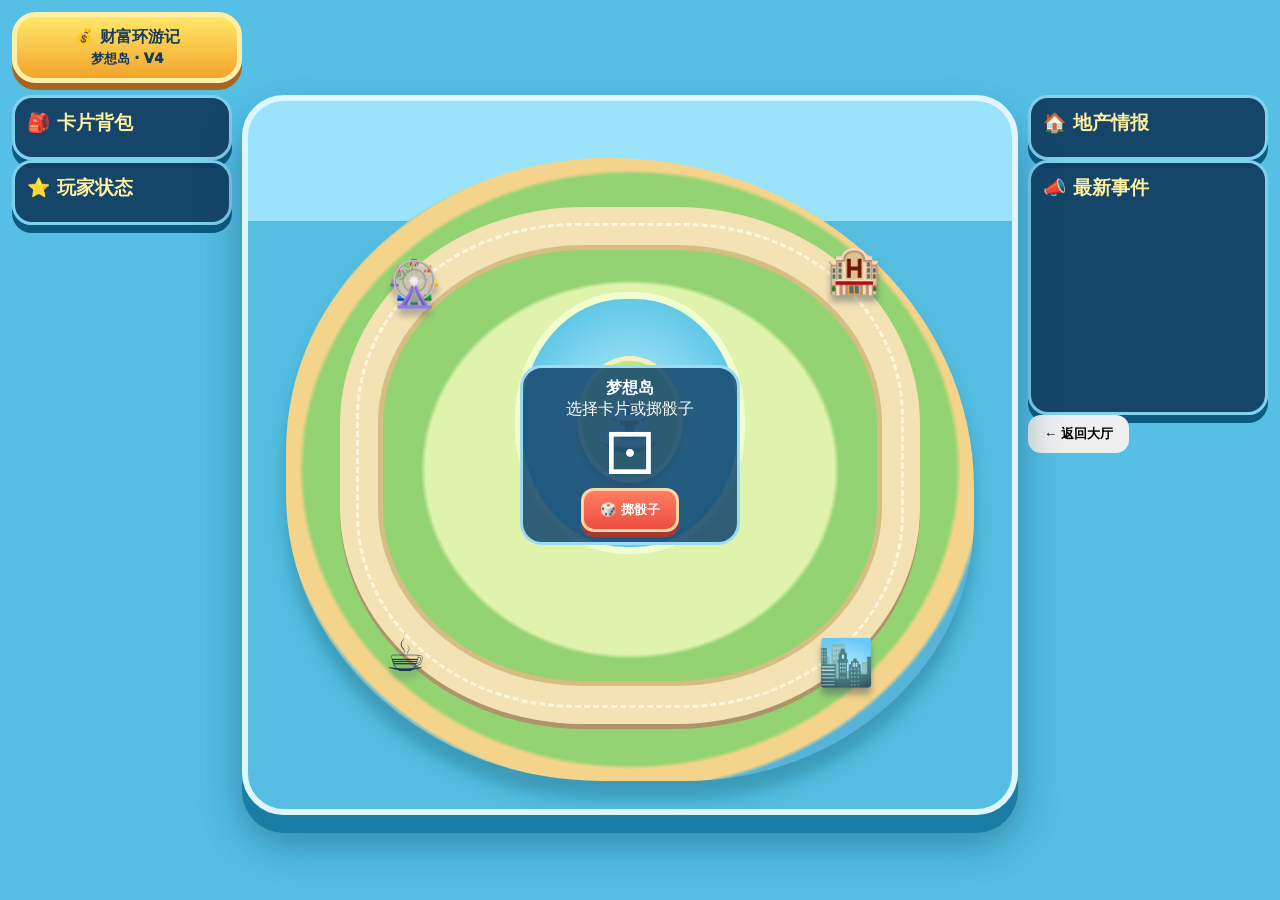
<file: game-v4.html>
<!doctype html><html lang="zh-CN"><head><meta charset="utf-8"><meta name="viewport" content="width=device-width,initial-scale=1"><title>财富环游记 V4 · 梦想岛</title><style>
*{box-sizing:border-box}body{margin:0;font-family:system-ui,'PingFang SC',sans-serif;background:#55bfe5;color:#173b58;min-height:100vh;overflow-x:hidden}.app{max-width:1500px;margin:auto;padding:12px}.hud{display:grid;grid-template-columns:230px repeat(4,1fr);gap:8px;position:relative;z-index:10}.logo{background:linear-gradient(#ffe768,#f2a42c);border:5px solid #fff0a9;border-radius:24px;padding:10px;text-align:center;font-weight:1000;box-shadow:0 7px #a76523}.player{background:linear-gradient(#174f79,#103b60);color:white;border:3px solid #8bd8f5;border-radius:18px;padding:8px 12px}.player.on{outline:4px solid #ffe775}.money{font-weight:1000;color:#ffe26d;font-size:18px}.shell{display:grid;grid-template-columns:220px minmax(680px,1fr) 240px;gap:10px;margin-top:12px}.panel{background:#123d61ed;color:white;border:3px solid #80d0ee;border-radius:20px;padding:12px;box-shadow:0 8px #0b5b80}.panel h3{color:#fff0a0;margin:0 0 9px}.scene{height:720px;position:relative;border:6px solid #dff6ff;border-radius:42px;overflow:hidden;background:linear-gradient(#9be3fa 0 17%,#54bde0 17% 100%);box-shadow:0 18px #197da5,0 28px 45px #06435d77}.island{position:absolute;inset:8% 5% 4%;background:radial-gradient(ellipse at center,#dff3ad 0 42%,#94d371 43% 67%,#f3d48a 68% 72%,#57b4d8 73%);border-radius:47% 53% 42% 46%;filter:drop-shadow(0 18px 8px #17677b66)}.lake{position:absolute;left:35%;top:27%;width:30%;height:37%;border-radius:48%;background:radial-gradient(ellipse,#bdeffc,#64c9e8 70%,#3da7cf);border:7px solid #efffcf}.park{position:absolute;left:43%;top:36%;width:14%;height:18%;border-radius:50%;background:#bce58a;border:5px solid #f5efbd;display:grid;place-items:center;font-size:60px;filter:drop-shadow(0 6px 3px #3656)}.road{position:absolute;inset:15% 12% 12%;border:38px solid #f4e2b5;border-radius:42%;box-shadow:inset 0 0 0 5px #d7bd83,0 5px 0 #ad9569}.road:after{content:'';position:absolute;inset:-22px;border:3px dashed #fff8dc;border-radius:40%}.node{position:absolute;width:66px;height:66px;border-radius:50%;background:linear-gradient(#fff6b7,#f4c94e);border:4px solid #fff9df;box-shadow:0 6px 0 #9d7630,0 9px 12px #274b4a55;display:grid;place-items:center;text-align:center;font-size:10px;font-weight:900;z-index:4}.node .ico{font-size:24px;line-height:1}.node.event{background:linear-gradient(#d1f4ff,#70c8e8)}.node.shop{background:linear-gradient(#d7ffc7,#79d17b)}.node.special{width:92px;height:82px;border-radius:20px;background:linear-gradient(#fff2dc,#ffba9d);font-size:11px}.node.owned0{outline:5px solid #ff6d76}.node.owned1{outline:5px solid #5dbdff}.node.owned2{outline:5px solid #ffc83f}.node.owned3{outline:5px solid #5dd17a}.pawn{position:absolute;z-index:8;font-size:35px;transform:translate(-50%,-70%);filter:drop-shadow(0 5px 3px #2347);transition:left .18s,top .18s}.building{position:absolute;z-index:3;font-size:45px;filter:drop-shadow(0 7px 3px #3456);pointer-events:none}.centerUI{position:absolute;left:50%;top:50%;transform:translate(-50%,-50%);z-index:9;text-align:center;background:#16486fdd;color:white;border:3px solid #9bdcf3;border-radius:22px;padding:10px 18px;min-width:220px}.dice{font-size:58px}.roll,.btn{border:0;border-radius:13px;padding:10px 16px;font-weight:900;cursor:pointer}.roll{background:linear-gradient(#ff7d63,#ed4d3f);color:white;border:3px solid #ffd7a0;box-shadow:0 5px #a43a31}.card{width:100%;border:2px solid #ffe08a;background:#fff8d7;color:#173b58;border-radius:12px;padding:8px;text-align:left;margin:5px 0;font-weight:800}.log{height:190px;overflow:auto;font-size:12px}.log div{padding:5px;border-bottom:1px solid #ffffff22}.modal{position:fixed;inset:0;background:#082f4bc5;display:none;place-items:center;z-index:30}.modal.show{display:grid}.dialog{width:min(480px,92vw);background:#fff5d8;border:5px solid #f2bd45;border-radius:25px;padding:20px;text-align:center}.wheel{width:230px;height:230px;border-radius:50%;margin:10px auto;border:8px solid #ffd152;background:conic-gradient(#ff8b77 0 18%,#73c9ff 18% 36%,#9ede7b 36% 52%,#f3d667 52% 67%,#c99aff 67% 79%,#ff9bc1 79% 89%,#72dfc6 89% 96%,#ff765f 96%);display:grid;place-items:center;font-size:60px;transition:transform 2.3s cubic-bezier(.15,.8,.15,1)}@media(max-width:1050px){.hud{grid-template-columns:1fr 1fr}.logo{grid-column:1/-1}.shell{grid-template-columns:1fr}.scene{order:-1;height:650px}.side{display:grid;grid-template-columns:1fr 1fr;gap:10px}}@media(max-width:650px){.scene{height:520px}.shell{display:block}.panel{margin:8px 0}.node{width:48px;height:48px;font-size:7px}.node .ico{font-size:16px}.node.special{width:65px;height:58px}.building{font-size:30px}.pawn{font-size:25px}.road{border-width:27px}.hud{font-size:11px}}</style></head><body><div class="app"><div class="hud"><div class="logo">💰 财富环游记<br><small>梦想岛 · V4</small></div><div id="players" style="display:contents"></div></div><div class="shell"><aside class="side"><div class="panel"><h3>🎒 卡片背包</h3><div id="cards"></div></div><div class="panel"><h3>⭐ 玩家状态</h3><div id="status"></div></div></aside><main id="scene" class="scene"><div class="island"></div><div class="road"></div><div class="lake"></div><div class="park">⛲</div><div class="building" style="left:18%;top:22%">🎡</div><div class="building" style="right:17%;top:20%">🏨</div><div class="building" style="left:18%;bottom:18%">☕</div><div class="building" style="right:18%;bottom:17%">🏙️</div><div class="centerUI"><b id="turn">梦想岛</b><div id="hint">选择卡片或掷骰子</div><div id="dice" class="dice">⚀</div><button id="roll" class="roll">🎲 掷骰子</button></div></main><aside class="side"><div class="panel"><h3>🏠 地产情报</h3><div id="info"></div></div><div class="panel"><h3>📣 最新事件</h3><div id="log" class="log"></div></div><button class="btn" onclick="location.href='./lobby.html'">← 返回大厅</button></aside></div></div><div id="modal" class="modal"><div class="dialog"><div id="mi" style="font-size:55px"></div><h2 id="mt"></h2><p id="mx"></p><div id="extra"></div><div id="mb"></div></div></div><script>
const names=['小熊','兔兔','咪咪','Dino'],faces=['🧸','🐰','🐱','🦖'],df=['⚀','⚁','⚂','⚃','⚄','⚅'];const cardDef={remote:['🎯','遥控骰子'],bonus:['💰','奖金卡'],shield:['🛡️','免租卡'],build:['🏗️','建设卡'],freeze:['⏸️','停留卡'],split:['⚖️','均分卡'],steal:['🫳','抢夺卡'],lucky:['🍀','好运卡']};const base=[['起点','🏁','start',0],['咖啡馆','☕','land',200],['机会','❓','event',0],['大学','🎓','special',0],['税务局','🧾','tax',120],['美食街','🍜','land',260],['游乐园','🎡','land',300],['幸运转盘','🎁','shop',0],['森林小屋','🌲','land',320],['医院','🏥','special',0],['幸运日','🍀','event',0],['科技公司','💻','land',390],['银行街','🏦','land',430],['购物中心','🛍️','land',460],['新闻','📰','event',0],['艺术广场','🎨','land',490],['监狱','🚔','special',0],['摩天大楼','🏙️','land',530],['黄金海岸','🌅','land',580],['幸运转盘','🎁','shop',0],['豪华酒店','🏨','land',650],['命运','🔮','event',0],['中央广场','⛲','land',700],['梦想之巅','👑','land',780]];let setup={count:4,hero:0,types:['human','ai','ai','ai']};try{setup=Object.assign(setup,JSON.parse(localStorage.getItem('richman_setup')||'{}'))}catch(e){}let tiles,ps,turn,busy,forced,discount;const coords=[];for(let i=0;i<24;i++){let q=i/24,a=Math.PI*2*q+Math.PI/2;coords.push([50+39*Math.cos(a),50+36*Math.sin(a)])}
function init(){tiles=base.map((x,i)=>({n:x[0],e:x[1],t:x[2],price:x[3],owner:null,lv:0,id:i}));let order=[setup.hero,...[0,1,2,3].filter(x=>x!==setup.hero)].slice(0,setup.count||4);ps=order.map((ci,i)=>({n:names[ci],face:faces[ci],cash:1500,pos:0,alive:true,props:[],cards:['remote','bonus'],lucky:0,shield:0,skip:0,place:'',degree:0,type:(setup.types&&setup.types[i])||'ai'}));turn=0;busy=false;forced=null;discount=false;log('🌴 欢迎来到真正的梦想岛！');render();setTimeout(scheduleAI,600)}
function toll(t){let b=Math.max(40,Math.round(t.price*.18));return[b,Math.round(b*1.8),Math.round(b*3),Math.round(b*5)][t.lv]}function buildCost(t){return Math.round(t.price*(.55+t.lv*.15)*(discount?.5:1))}function sleep(ms){return new Promise(r=>setTimeout(r,ms))}function log(x){let d=document.createElement('div');d.textContent=x;document.getElementById('log').prepend(d)}
function render(){document.querySelectorAll('.node,.pawn.dynamic').forEach(x=>x.remove());tiles.forEach((t,i)=>{let d=document.createElement('div');d.className='node '+t.t+(t.owner!==null?' owned'+t.owner:'');d.style.left=coords[i][0]+'%';d.style.top=coords[i][1]+'%';d.style.transform='translate(-50%,-50%)';d.innerHTML='<div><div class="ico">'+t.e+'</div>'+t.n+(t.lv?'<br>Lv.'+t.lv:'')+'</div>';document.getElementById('scene').appendChild(d)});ps.forEach((p,i)=>{if(!p.alive)return;let d=document.createElement('div');d.className='pawn dynamic';d.style.left=(coords[p.pos][0]+(i-1.5)*1.2)+'%';d.style.top=(coords[p.pos][1]+(i%2)*2)+'%';d.textContent=p.face;document.getElementById('scene').appendChild(d)});document.getElementById('players').innerHTML=ps.map((p,i)=>'<div class="player '+(i===turn?'on':'')+'" style="opacity:'+(p.alive?1:.45)+'"><b>'+p.face+' P'+(i+1)+' '+p.n+' '+(p.type==='ai'?'🤖':'👤')+'</b><div class="money">¥'+p.cash+'</div><small>'+ (p.place?p.place+' '+p.skip+'回合':'地产 '+p.props.length)+'</small></div>').join('');let p=ps[turn],t=tiles[p.pos];document.getElementById('turn').textContent=p.face+' '+p.n+(p.type==='ai'?' 🤖':' 👤')+' 的回合';document.getElementById('hint').textContent=p.type==='ai'?'AI 正在思考…':'选择卡片或掷骰子';document.getElementById('roll').disabled=p.type==='ai'||busy;document.getElementById('cards').innerHTML=p.cards.length?p.cards.map((c,i)=>'<button class="card" onclick="useCard(\''+c+'\','+i+')">'+cardDef[c][0]+' '+cardDef[c][1]+'</button>').join(''):'暂无卡片';document.getElementById('status').innerHTML=(p.lucky?'🍀 好运 '+p.lucky+' 回合<br>':'')+(p.shield?'🛡️ 下次免过路费<br>':'')+(p.degree?'🎓 大学毕业<br>':'')+(p.place?p.place+'：剩余 '+p.skip+' 回合':'正常旅行中');document.getElementById('info').innerHTML=t.t==='land'?'<b>'+t.e+' '+t.n+'</b><br>地价 ¥'+t.price+'<br>当前 Lv.'+t.lv+'<br>过路费 ¥'+toll(t)+'<br>业主：'+(t.owner===null?'无人':ps[t.owner].n)+(t.owner===turn&&t.lv<3?'<br><button class="btn" onclick="upgrade()">🏗️ 升级 ¥'+buildCost(t)+'</button>'):'':t.e+' '+t.n}
function popup(i,t,x,buttons,extra=''){mi.textContent=i;mt.textContent=t;mx.textContent=x;document.getElementById('extra').innerHTML=extra;mb.innerHTML='';buttons.forEach(z=>{let b=document.createElement('button');b.className='btn';b.textContent=z[0];b.onclick=z[1];mb.appendChild(b)});modal.classList.add('show')}function close(){modal.classList.remove('show')}
function next(){if(checkEnd())return;do{turn=(turn+1)%ps.length}while(!ps[turn].alive);let p=ps[turn];if(p.lucky>0)p.lucky--;discount=false;busy=false;if(p.skip>0){p.skip--;if(p.place==='🏥医院'){p.cash+=100;log('🏥 '+p.n+' 获得慰问金 ¥100')}if(!p.skip){if(p.place==='🎓大学'){p.degree=1;log('🎓 '+p.n+' 大学毕业！')}p.place=''}render();setTimeout(next,650);return}render();scheduleAI()}
roll.onclick=async()=>{if(busy)return;busy=true;roll.disabled=true;let n=forced||Math.floor(Math.random()*6)+1;forced=null;for(let i=0;i<7;i++){dice.textContent=df[Math.floor(Math.random()*6)];await sleep(55)}dice.textContent=df[n-1];let p=ps[turn];log('🎲 '+p.n+' 掷出 '+n);for(let i=0;i<n;i++){let old=p.pos;p.pos=(p.pos+1)%24;if(p.pos<old){let pay=300+(p.degree?50:0);p.cash+=pay;log('🏁 '+p.n+' 经过起点 +¥'+pay)}render();await sleep(190)}resolve()}
function resolve(){let p=ps[turn],t=tiles[p.pos];if(t.t==='land'){if(t.owner===null){if(p.type==='ai'){if(p.cash-t.price>450)buy(t);else next();return}popup(t.e,t.n,'地价 ¥'+t.price+'，购买后过路费 ¥'+toll(t),[['购买',()=>buy(t)],['跳过',()=>{close();next()}]]);return}if(t.owner!==turn){let fee=toll(t),o=ps[t.owner];if(p.lucky||p.shield){if(p.shield)p.shield--;log('🛡️ '+p.n+' 免除过路费 ¥'+fee);next();return}p.cash-=fee;o.cash+=fee;log('💸 '+p.n+' 支付 '+o.n+' ¥'+fee);if(p.type==='ai'){bankrupt();next()}else popup('💸','过路费结算',p.n+' → '+o.n+'：¥'+fee,[['确认',()=>{close();bankrupt();next()}]]);return}}else if(t.t==='shop'){spin();return}else if(t.t==='special'){special(t);return}else if(t.t==='tax'){p.cash-=t.price;log('🧾 '+p.n+' 缴税 ¥'+t.price)}else if(t.t==='event'){let g=Math.random()>.5?250:-150;p.cash+=g;log('✨ '+p.n+(g>0?' 获得 ¥'+g:' 支出 ¥'+(-g)))}bankrupt();next()}
function buy(t){let p=ps[turn];if(p.cash>=t.price){p.cash-=t.price;t.owner=turn;t.lv=1;p.props.push(t.id);log('🏡 '+p.n+' 买下 '+t.n)}close();render();next()}function upgrade(){if(busy)return;let p=ps[turn],t=tiles[p.pos],c=buildCost(t);if(t.owner===turn&&t.lv<3&&p.cash>=c){p.cash-=c;t.lv++;log('🏗️ '+t.n+' 升级到 Lv.'+t.lv);render()}}
function special(t){let p=ps[turn];if(t.n==='监狱'){if(p.type==='ai'){if(p.cash>900){p.cash-=300;log('🚔 '+p.n+' 支付保释金')}else{p.skip=3;p.place='🚔监狱'}next();return}popup('🚔','进入监狱','停留 3 回合，或支付 ¥300 保释。',[['保释 ¥300',()=>{if(p.cash>=300){p.cash-=300;close();next()}}],['服刑',()=>{p.skip=3;p.place='🚔监狱';close();next()}]]);return}p.skip=3;p.place=t.n==='医院'?'🏥医院':'🎓大学';log(t.e+' '+p.n+' 进入'+t.n);next()}
function spin(){let p=ps[turn],pool=['remote','bonus','shield','build','freeze','steal','split','lucky'];if(p.type==='ai'){let c=pool[Math.floor(Math.random()*pool.length)];if(p.cards.length<8)p.cards.push(c);log('🎁 '+p.n+' 抽到 '+cardDef[c][1]);next();return}popup('🎁','幸运卡片转盘','点击开始抽取功能卡！',[['开始抽卡',()=>{let c=pool[Math.floor(Math.random()*pool.length)],w=document.getElementById('wheel');w.style.transform='rotate('+(1500+Math.random()*800)+'deg)';mb.innerHTML='';setTimeout(()=>{if(p.cards.length<8)p.cards.push(c);mx.textContent='获得 '+cardDef[c][0]+' '+cardDef[c][1];let b=document.createElement('button');b.className='btn';b.textContent='收下';b.onclick=()=>{close();next()};mb.appendChild(b);render()},2300)}]],'<div id="wheel" class="wheel">🎡</div>')}
function useCard(c,i){if(busy||ps[turn].type==='ai')return;let p=ps[turn];if(c==='bonus'){p.cards.splice(i,1);p.cash+=250}else if(c==='shield'){p.cards.splice(i,1);p.shield=1}else if(c==='lucky'){p.cards.splice(i,1);p.lucky=5}else if(c==='build'){p.cards.splice(i,1);discount=true}else if(c==='remote'){let n=Number(prompt('指定 1-6'));if(n>=1&&n<=6){p.cards.splice(i,1);forced=n}}else{let tar=ps.map((x,j)=>({x,j})).filter(o=>o.j!==turn&&o.x.alive);popup(cardDef[c][0],cardDef[c][1],'选择目标',tar.map(o=>[o.x.face+' '+o.x.n,()=>applyTarget(c,i,o.j)]));return}render()}
function applyTarget(c,i,j){let p=ps[turn],q=ps[j];if(c==='freeze'){q.skip=1;q.place='⏸️停留'}if(c==='split'){let a=Math.floor((p.cash+q.cash)/2);p.cash=q.cash=a}if(c==='steal'&&q.cards.length){let k=Math.floor(Math.random()*q.cards.length),g=q.cards.splice(k,1)[0];if(p.cards.length<8)p.cards.push(g)}p.cards.splice(i,1);close();render()}
function scheduleAI(){if(ps[turn]&&ps[turn].type==='ai'&&!busy)setTimeout(aiTurn,800)}function aiTurn(){let p=ps[turn];if(!p||p.type!=='ai'||busy)return;let bi=p.cards.indexOf('bonus');if(bi>=0&&p.cash<850){p.cards.splice(bi,1);p.cash+=250}let li=p.cards.indexOf('lucky');if(li>=0&&!p.lucky&&Math.random()<.3){p.cards.splice(li,1);p.lucky=5}let own=p.props.map(id=>tiles[id]).filter(t=>t.lv<3).sort((a,b)=>toll(b)-toll(a))[0];if(own){let c=Math.round(own.price*(.55+own.lv*.15));if(p.cash-c>750){p.cash-=c;own.lv++;log('🤖 '+p.n+' 升级 '+own.n)}}let ri=p.cards.indexOf('remote');if(ri>=0&&Math.random()<.2){p.cards.splice(ri,1);forced=4+Math.floor(Math.random()*3)}render();setTimeout(()=>roll.click(),300)}
function bankrupt(){let p=ps[turn];if(p.cash<0){p.alive=false;p.props.forEach(id=>{tiles[id].owner=null;tiles[id].lv=0});p.props=[];log('💥 '+p.n+' 破产')}}function checkEnd(){let a=ps.filter(p=>p.alive);if(a.length===1){popup('🏆','梦想岛首富',a[0].face+' '+a[0].n+' 获胜！',[['返回大厅',()=>location.href='./lobby.html']]);return true}return false}init();
</script></body></html>
</file>
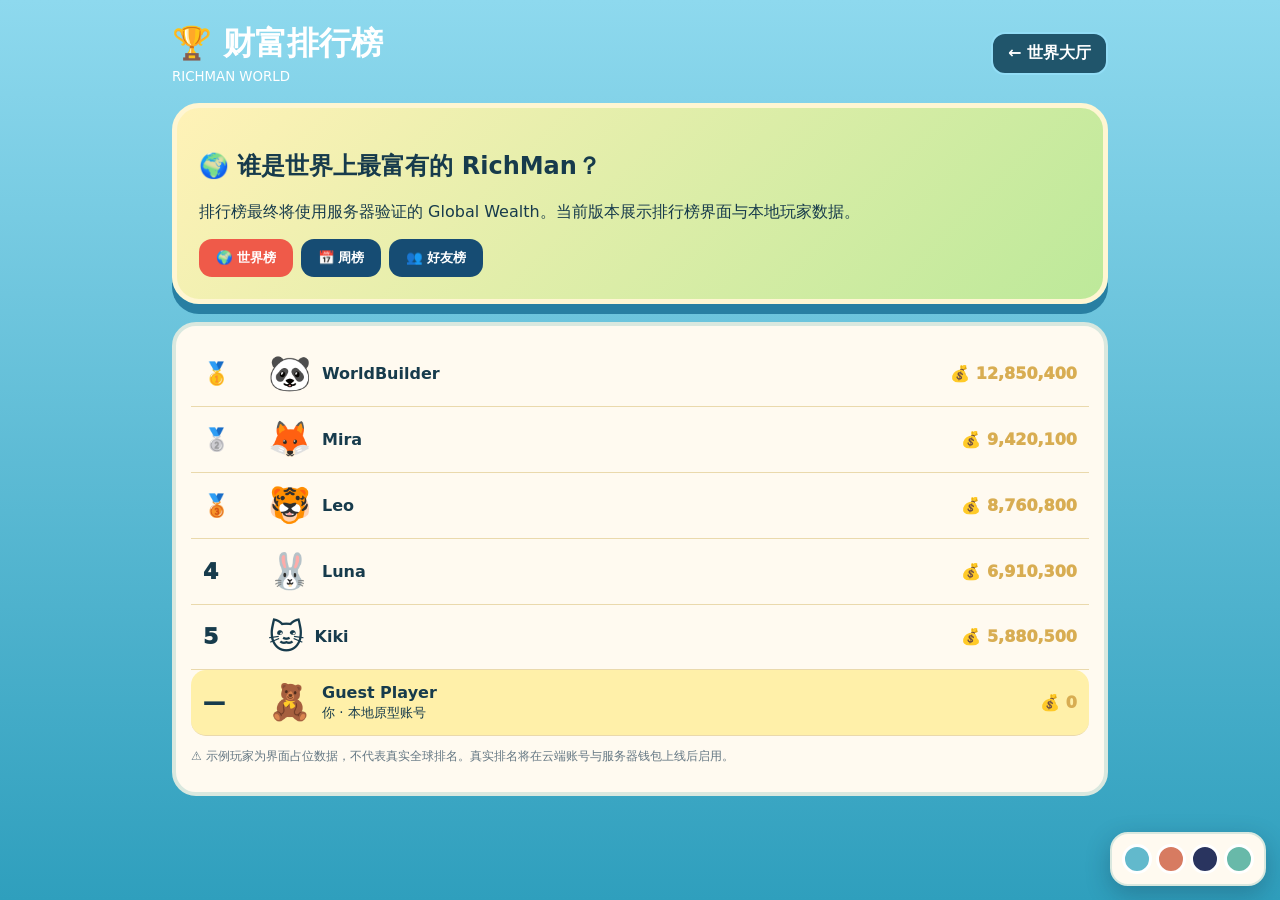
<file: leaderboard.html>
<!doctype html><html lang="zh-CN"><head><meta charset="utf-8"><meta name="viewport" content="width=device-width,initial-scale=1"><title>RichMan World · 财富排行榜</title><style>*{box-sizing:border-box}body{margin:0;font-family:system-ui,'PingFang SC',sans-serif;background:linear-gradient(#78d5f4,#2b9ac7);min-height:100vh;color:#173b58}.app{max-width:980px;margin:auto;padding:22px}.head{display:flex;justify-content:space-between;align-items:center;color:white}.head h1{margin:0}.back{background:#174d74;color:white;border:2px solid #92ddf6;border-radius:14px;padding:9px 15px;text-decoration:none;font-weight:900}.hero{margin:18px 0;background:linear-gradient(135deg,#fff2b7,#bde99a);border:5px solid #fff6d2;border-radius:27px;padding:22px;box-shadow:0 10px 0 #287fa2}.tabs{display:flex;gap:8px;flex-wrap:wrap}.tabs button{border:0;border-radius:13px;padding:10px 17px;font-weight:900;background:#164c73;color:white;cursor:pointer}.tabs button.on{background:#ef5a49}.board{margin-top:12px;background:#fff6df;border:4px solid #f1c45a;border-radius:24px;padding:15px}.row{display:grid;grid-template-columns:55px 1fr 150px;gap:10px;align-items:center;padding:12px;border-bottom:1px solid #ead9ac}.row.me{background:#fff0a9;border-radius:15px}.rank{font-size:22px;font-weight:1000}.user{display:flex;align-items:center;gap:10px}.avatar{font-size:35px}.wealth{text-align:right;font-weight:1000;color:#b76524}.note{font-size:12px;color:#647783;margin-top:12px}.empty{text-align:center;padding:35px;color:#6a7b85}@media(max-width:550px){.row{grid-template-columns:42px 1fr 105px}.wealth{font-size:12px}}</style><link rel="stylesheet" href="./theme.css"></head><body><div class="app"><header class="head"><div><h1>🏆 财富排行榜</h1><small>RICHMAN WORLD</small></div><a class="back" href="./world.html">← 世界大厅</a></header><section class="hero"><h2>🌍 谁是世界上最富有的 RichMan？</h2><p>排行榜最终将使用服务器验证的 Global Wealth。当前版本展示排行榜界面与本地玩家数据。</p><div class="tabs"><button id="globalBtn" class="on" onclick="show('global')">🌍 世界榜</button><button id="weeklyBtn" onclick="show('weekly')">📅 周榜</button><button id="friendsBtn" onclick="show('friends')">👥 好友榜</button></div></section><main id="board" class="board"></main></div><script>const demo=[['🥇','🐼','WorldBuilder','12,850,400'],['🥈','🦊','Mira','9,420,100'],['🥉','🐯','Leo','8,760,800'],['4','🐰','Luna','6,910,300'],['5','🐱','Kiki','5,880,500']];function me(){return{avatar:localStorage.getItem('richman_avatar')||'🧸',name:localStorage.getItem('richman_name')||'Guest Player',wealth:Number(localStorage.getItem('richman_global_wealth')||0)}}function show(type){document.querySelectorAll('.tabs button').forEach(x=>x.classList.remove('on'));document.getElementById(type+'Btn').classList.add('on');let b=document.getElementById('board'),m=me();if(type==='friends'){b.innerHTML='<div class="empty">👥 好友榜将在好友系统连接后显示。<br><small>你的好友之间可以比较 Global Wealth。</small></div>';return}let data=demo.map(x=>[...x]);if(type==='weekly')data=[['🥇','🐰','Luna','184,200'],['🥈','🐼','WorldBuilder','163,900'],['🥉','🐱','Kiki','142,700'],['4','🦊','Mira','121,500']];b.innerHTML=data.map(x=>'<div class="row"><div class="rank">'+x[0]+'</div><div class="user"><span class="avatar">'+x[1]+'</span><b>'+x[2]+'</b></div><div class="wealth">💰 '+x[3]+'</div></div>').join('')+'<div class="row me"><div class="rank">—</div><div class="user"><span class="avatar">'+m.avatar+'</span><div><b>'+m.name+'</b><br><small>你 · 本地原型账号</small></div></div><div class="wealth">💰 '+m.wealth.toLocaleString()+'</div></div><p class="note">⚠️ 示例玩家为界面占位数据，不代表真实全球排名。真实排名将在云端账号与服务器钱包上线后启用。</p>'}show('global');</script><script src="./theme.js"></script></body></html>
</file>
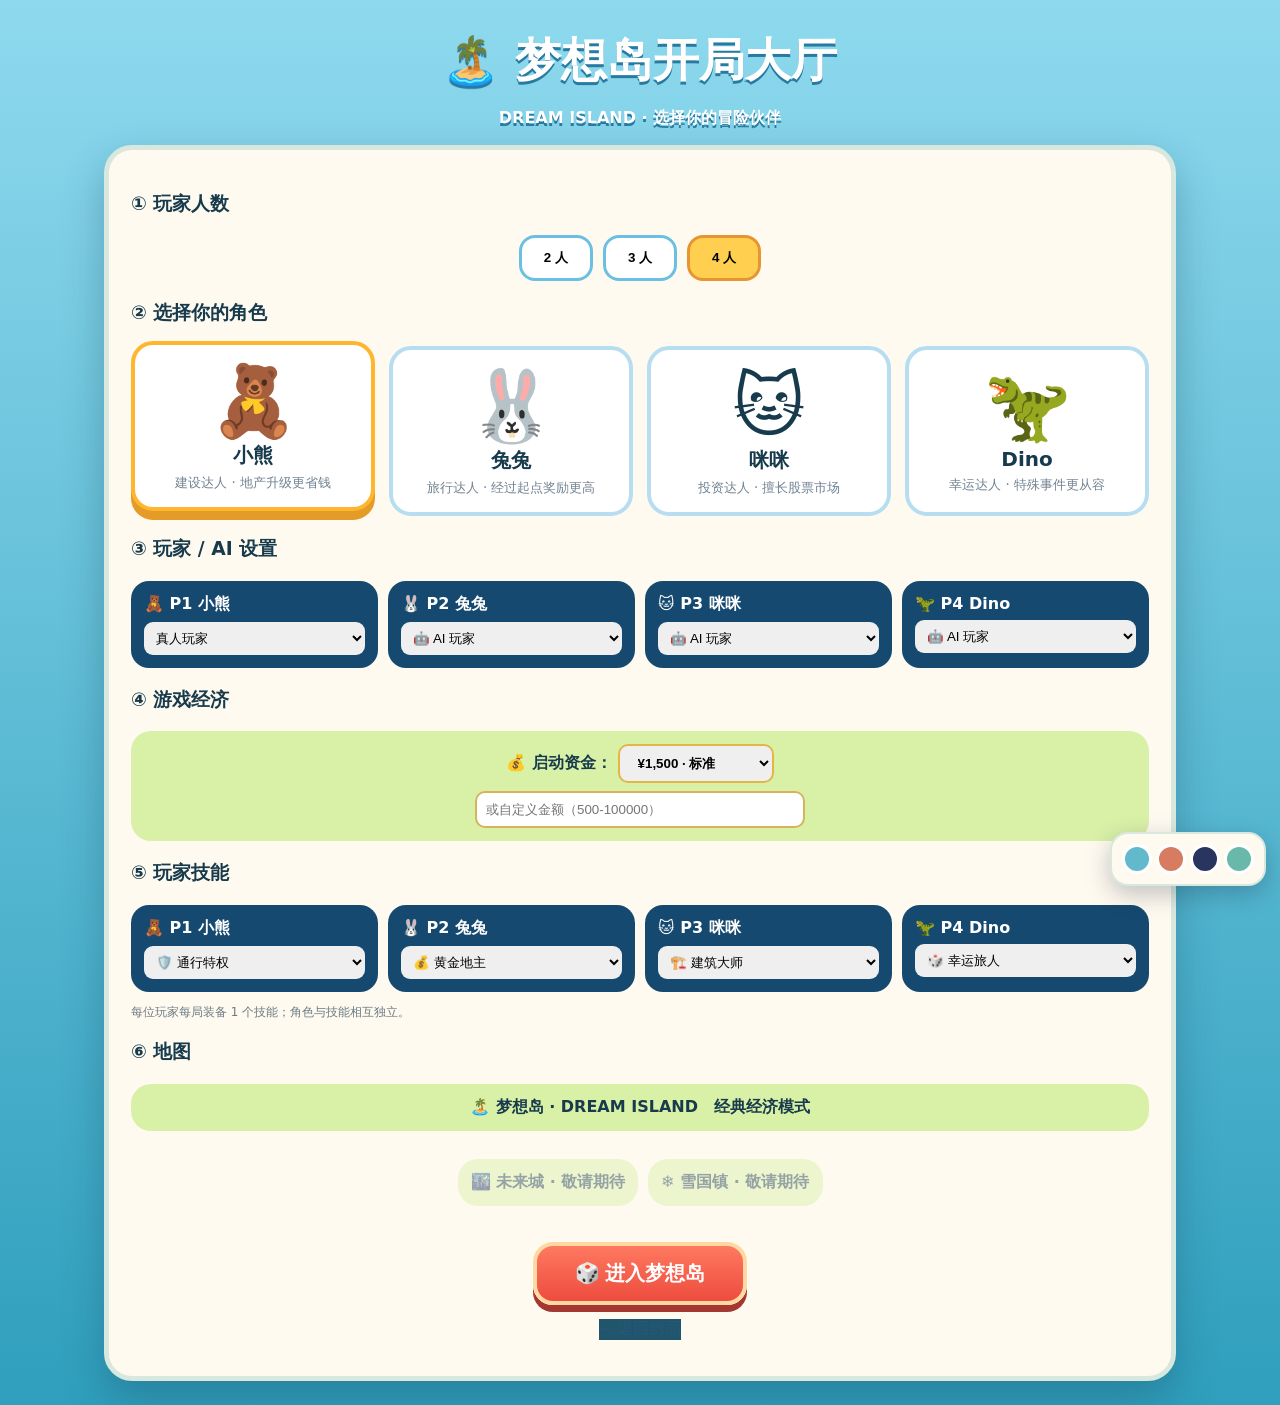
<file: lobby.html>
<!doctype html><html lang="zh-CN"><head><meta charset="utf-8"><meta name="viewport" content="width=device-width,initial-scale=1"><title>财富环游记 · V4 开局大厅</title><style>*{box-sizing:border-box}body{margin:0;font-family:system-ui,'PingFang SC',sans-serif;background:linear-gradient(#75d1f1,#2b9bc7);color:#173a58;min-height:100vh}.wrap{max-width:1120px;margin:auto;padding:24px}.head{text-align:center;color:white;text-shadow:0 3px #287aa0}.head h1{font-size:46px;margin:6px}.head p{font-weight:800}.panel{background:#fff6dc;border:5px solid #f5c65a;border-radius:28px;padding:22px;box-shadow:0 18px 40px #17445d55}.row{display:flex;gap:10px;justify-content:center;flex-wrap:wrap}.count button{border:3px solid #6bbfe3;background:white;border-radius:16px;padding:11px 22px;font-weight:900;cursor:pointer}.count button.on{background:#ffcf50;border-color:#e79532}.chars{display:grid;grid-template-columns:repeat(4,1fr);gap:14px;margin:20px 0}.char{background:white;border:4px solid #b6def0;border-radius:22px;padding:15px;text-align:center;cursor:pointer;transition:.15s}.char.on{border-color:#ffb62e;transform:translateY(-5px);box-shadow:0 9px 0 #e49b28}.face{font-size:70px}.char b{display:block;font-size:20px}.char small{display:block;color:#718291;margin-top:5px}.slots{display:grid;grid-template-columns:repeat(4,1fr);gap:10px}.slot{background:#16496f;color:white;border-radius:18px;padding:13px}.slot select{width:100%;margin-top:7px;padding:8px;border-radius:9px;border:0}.actions{text-align:center;margin-top:22px}.start{border:4px solid #ffd9a1;background:linear-gradient(#ff7960,#ed4c3e);color:white;border-radius:20px;padding:14px 38px;font-size:20px;font-weight:1000;box-shadow:0 7px #a43830;cursor:pointer}.back{display:inline-block;margin:14px;color:#235775;font-weight:800;text-decoration:none}.map{background:#d9f0a7;border-radius:20px;padding:13px;text-align:center;font-weight:900;margin:14px 0}.locked{opacity:.45}@media(max-width:720px){.chars,.slots{grid-template-columns:1fr 1fr}.head h1{font-size:32px}.face{font-size:50px}} </style><link rel="stylesheet" href="./theme.css"></head><body><div class="wrap"><header class="head"><h1>🏝️ 梦想岛开局大厅</h1><p>DREAM ISLAND · 选择你的冒险伙伴</p></header><main class="panel"><h3>① 玩家人数</h3><div class="row count"><button onclick="setCount(2)">2 人</button><button onclick="setCount(3)">3 人</button><button class="on" onclick="setCount(4)">4 人</button></div><h3>② 选择你的角色</h3><div class="chars"><div class="char on" data-i="0" onclick="choose(0)"><div class="face">🧸</div><b>小熊</b><small>建设达人 · 地产升级更省钱</small></div><div class="char" data-i="1" onclick="choose(1)"><div class="face">🐰</div><b>兔兔</b><small>旅行达人 · 经过起点奖励更高</small></div><div class="char" data-i="2" onclick="choose(2)"><div class="face">🐱</div><b>咪咪</b><small>投资达人 · 擅长股票市场</small></div><div class="char" data-i="3" onclick="choose(3)"><div class="face">🦖</div><b>Dino</b><small>幸运达人 · 特殊事件更从容</small></div></div><h3>③ 玩家 / AI 设置</h3><div id="slots" class="slots"></div><h3>④ 游戏经济</h3><div class="map"><label><b>💰 启动资金：</b></label> <select id="startingCash" style="padding:9px 14px;border-radius:10px;border:2px solid #e6b547;font-weight:900"><option value="1000">¥1,000 · 困难</option><option value="1500" selected>¥1,500 · 标准</option><option value="2000">¥2,000 · 宽松</option><option value="3000">¥3,000 · 富豪</option><option value="5000">¥5,000 · 自由建设</option></select><div style="margin-top:8px"><input id="customCash" type="number" min="500" max="100000" step="100" placeholder="或自定义金额（500-100000）" style="width:min(330px,90%);padding:9px;border-radius:10px;border:2px solid #d7b45b"></div></div><h3>⑤ 玩家技能</h3><div id="skills" class="slots"></div><p style="font-size:12px;color:#6c7b83">每位玩家每局装备 1 个技能；角色与技能相互独立。</p><h3>⑥ 地图</h3><div class="map">🏝️ 梦想岛 · DREAM ISLAND　<span>经典经济模式</span></div><div class="row"><div class="map locked">🌃 未来城 · 敬请期待</div><div class="map locked">❄️ 雪国镇 · 敬请期待</div></div><div class="actions"><button class="start" onclick="start()">🎲 进入梦想岛</button><br><a class="back" href="./index.html">← 返回封面</a></div></main></div><script>let count=4,hero=0;const names=['小熊','兔兔','咪咪','Dino'],faces=['🧸','🐰','🐱','🦖'];function setCount(n){count=n;document.querySelectorAll('.count button').forEach((b,i)=>b.classList.toggle('on',i===n-2));draw()}function choose(i){hero=i;document.querySelectorAll('.char').forEach((x,j)=>x.classList.toggle('on',j===i));draw()}const skillList=[['pass','🛡️ 通行特权'],['landlord','💰 黄金地主'],['builder','🏗️ 建筑大师'],['traveler','🎲 幸运旅人'],['cardmaster','🃏 卡牌大师'],['investor','📈 投资专家'],['tutor','🎓 学霸'],['negotiator','🚔 谈判专家']];function skillOptions(i){return skillList.map((x,k)=>'<option value="'+x[0]+'" '+(k===i%skillList.length?'selected':'')+'>'+x[1]+'</option>').join('')}function draw(){let s=document.getElementById('slots');s.innerHTML='';let order=[hero,...[0,1,2,3].filter(x=>x!==hero)];for(let i=0;i<count;i++){let c=order[i],d=document.createElement('div');d.className='slot';d.innerHTML='<b>'+faces[c]+' P'+(i+1)+' '+names[c]+'</b><select id="type'+i+'"><option value="human">'+(i===0?'真人玩家':'真人玩家')+'</option><option value="ai" '+(i?'selected':'')+'>🤖 AI 玩家</option></select>';s.appendChild(d)}let sk=document.getElementById('skills');if(sk){sk.innerHTML='';for(let i=0;i<count;i++){let c=order[i],d=document.createElement('div');d.className='slot';d.innerHTML='<b>'+faces[c]+' P'+(i+1)+' '+names[c]+'</b><select id="skill'+i+'">'+skillOptions(i)+'</select>';sk.appendChild(d)}}}function start(){let types=[];for(let i=0;i<count;i++)types.push(document.getElementById('type'+i).value);let custom=Number(document.getElementById('customCash').value),startingCash=custom>=500&&custom<=100000?custom:Number(document.getElementById('startingCash').value),skills=[];for(let i=0;i<count;i++)skills.push(document.getElementById('skill'+i).value);localStorage.setItem('richman_setup',JSON.stringify({count,hero,types,map:'dream',startingCash,skills}));location.href='./v3.html'}draw();</script><script src="./theme.js"></script></body></html>
</file>
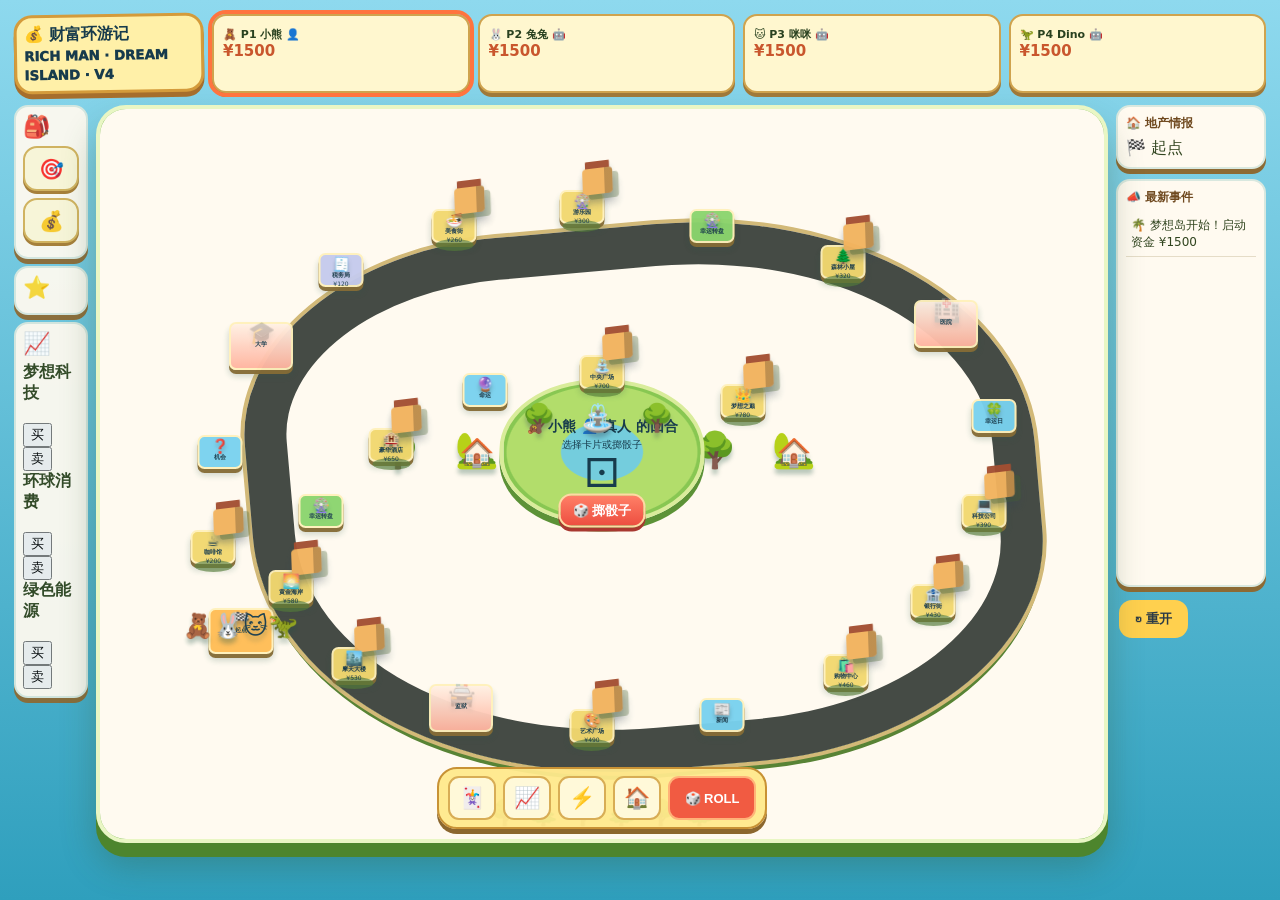
<file: v3.html>
<!doctype html><html lang="zh-CN"><head><meta charset="utf-8"><meta name="viewport" content="width=device-width,initial-scale=1"><title>财富环游记 V4 · 梦想岛</title><style>*{box-sizing:border-box}body{margin:0;font-family:system-ui,'PingFang SC',sans-serif;background:linear-gradient(#66caf0,#238fbf);color:#173653;min-height:100vh}.app{max-width:1380px;margin:auto;padding:14px}.app:before{content:'☁️   ☁️      🎈      ☁️';position:fixed;inset:20px 0 auto;text-align:center;font-size:38px;letter-spacing:9vw;opacity:.45;pointer-events:none}.top{display:grid;grid-template-columns:220px repeat(4,1fr);gap:8px}.logo,.p{border-radius:18px;padding:10px;box-shadow:0 6px 14px #17415c55}.logo{background:linear-gradient(#ffe66c,#f4a82c);border:5px solid #fff0a9;font-weight:1000;font-size:22px;box-shadow:0 7px 0 #a96524,0 12px 22px #17445d55;transform:rotate(-1deg)}.p{background:#153e62;color:white;border:2px solid #82d4f4}.p.on{outline:4px solid #ffe36a}.p .cash{font-size:18px;color:#ffe36a;font-weight:900}.layout{display:grid;grid-template-columns:245px 1fr 260px;gap:10px;margin-top:12px}.panel{background:linear-gradient(180deg,#174e78f2,#103b60f2);color:white;border:3px solid #83d4f2;border-radius:22px;padding:13px;margin-bottom:10px;box-shadow:0 9px 0 #0b5478,0 14px 28px #08354b55}.panel h3{margin:0 0 10px;color:#fff3a3;text-shadow:0 2px #16415e}.boardbox{background:radial-gradient(circle at 50% 48%,#e7f5bd 0 28%,#a9dc7c 29% 54%,#f2d78b 55% 58%,#59b8dc 59%);padding:25px;border:5px solid #d9f1ff;border-radius:42px;box-shadow:0 18px 0 #1a789f,0 28px 45px #06476377;position:relative}.boardbox:after{content:'🌴  🏖️  ⛵  🌴';position:absolute;bottom:-10px;left:0;right:0;text-align:center;font-size:30px;pointer-events:none}.board{height:650px;display:grid;grid-template:repeat(7,1fr)/repeat(7,1fr);gap:5px}.tile{position:relative;background:linear-gradient(145deg,#fff6c0,#eecb69);border:3px solid #fffbea;border-radius:18px 18px 13px 13px;text-align:center;padding:5px;font-size:9px;box-shadow:7px 9px 0 #9c7c45,10px 12px 14px #315b4b44;transition:.18s;transform:skewY(-2deg)}.tile:hover{transform:translateY(-3px) scale(1.03);z-index:8}.tile.land:before{content:'🏡';position:absolute;right:-8px;top:-23px;font-size:30px;filter:drop-shadow(0 7px 3px #3456);transform:skewY(2deg)}.tile.land.o0:before{content:'🏠'}.tile.land.o1:before{content:'🏡'}.tile.land.o2:before{content:'🏘️'}.tile.land.o3:before{content:'🏨'}.tile.event{background:linear-gradient(#c5f2ff,#72cbed)}.tile.shop{background:linear-gradient(#d7ffc8,#7fd57b)}.tile.special{background:linear-gradient(#fff1e4,#ffb49f);min-height:72px}.tile.special .e{font-size:32px}.tile.tax{background:linear-gradient(#e4eaff,#aebfe9)}.tile.start{background:linear-gradient(#fff7cc,#ffad77)}.tile .e{font-size:25px;transform:skewY(2deg);filter:drop-shadow(0 4px 2px #3455)}.tile .tok{position:absolute;left:50%;top:50%;transform:translate(-50%,-20%);font-size:25px;white-space:nowrap}.tile.o0{outline:4px solid #ff6d75}.tile.o1{outline:4px solid #5cbcff}.tile.o2{outline:4px solid #ffc840}.tile.o3{outline:4px solid #5fd27a}.center{grid-area:2/2/7/7;background:radial-gradient(ellipse,#aee6ef 0 18%,#dff0ad 19% 45%,#96d176 46% 68%,#e8d39e 69%);border-radius:48%;display:flex;flex-direction:column;align-items:center;justify-content:center;text-align:center;border:6px solid #f4f4c7;box-shadow:inset 0 0 40px #3d805555,0 10px 20px #35644a44;position:relative}.center:after{content:'🌴   🏫   🏥   🏦   🚔   🌴';position:absolute;top:15px;left:0;right:0;font-size:27px;letter-spacing:8px;filter:drop-shadow(0 5px 2px #3455)}.center:before{content:'⛲';font-size:62px;filter:drop-shadow(0 7px 3px #3456);margin-bottom:-8px}.dice{font-size:64px}.roll,.btn{border:0;border-radius:13px;padding:10px 16px;font-weight:900;cursor:pointer}.roll{font-size:20px;background:linear-gradient(#ff8067,#ed4e40);color:white;border:4px solid #ffd9a4;box-shadow:0 7px #a83830,0 12px 20px #2348}.roll:hover{transform:translateY(-2px)}.btn{background:#ffd04e;color:#2b3a46;margin:3px}.card{display:block;width:100%;text-align:left;border:3px solid #ffe494;border-radius:14px;background:linear-gradient(135deg,#fffdf4,#fff0bd);color:#173653;padding:10px;margin:7px 0;cursor:pointer;box-shadow:0 4px 0 #d79d35;transition:.15s}.card:hover{transform:translateX(4px)}.card:disabled{opacity:.4}.log{height:190px;overflow:auto;font-size:12px}.log div{padding:5px;border-bottom:1px solid #ffffff22}.modal{position:fixed;inset:0;background:#173b20aa;display:none;place-items:center;z-index:9999}.dialog{position:relative;z-index:10000;box-shadow:0 18px 55px #173b2077}.modal.show{display:grid}.dialog{background:#fff6d9;border:5px solid #f1bd45;border-radius:25px;padding:20px;width:min(500px,92vw);text-align:center}.big{font-size:55px}.wheelWrap{position:relative;width:286px;margin:12px auto}.pointer{position:absolute;z-index:3;left:50%;top:-8px;transform:translateX(-50%);font-size:34px;filter:drop-shadow(0 3px 2px #3336)}.wheel{width:270px;height:270px;border-radius:50%;margin:auto;border:10px solid #ffcf4f;background:conic-gradient(#ff8a76 0 12.5%,#75c8ff 12.5% 25%,#9ddd79 25% 37.5%,#f3d663 37.5% 50%,#c99aff 50% 62.5%,#ff9bc1 62.5% 75%,#72e0c6 75% 87.5%,#ff765f 87.5%);position:relative;transition:transform 2.7s cubic-bezier(.12,.78,.12,1);box-shadow:0 8px 0 #b37a25}.wheel span{position:absolute;left:50%;top:50%;font-size:25px;transform-origin:0 0}.wheel span:nth-child(1){transform:rotate(22deg) translate(72px) rotate(-22deg)}.wheel span:nth-child(2){transform:rotate(67deg) translate(72px) rotate(-67deg)}.wheel span:nth-child(3){transform:rotate(112deg) translate(72px) rotate(-112deg)}.wheel span:nth-child(4){transform:rotate(157deg) translate(72px) rotate(-157deg)}.wheel span:nth-child(5){transform:rotate(202deg) translate(72px) rotate(-202deg)}.wheel span:nth-child(6){transform:rotate(247deg) translate(72px) rotate(-247deg)}.wheel span:nth-child(7){transform:rotate(292deg) translate(72px) rotate(-292deg)}.wheel span:nth-child(8){transform:rotate(337deg) translate(72px) rotate(-337deg)}.settle{display:grid;grid-template-columns:repeat(3,1fr);gap:8px;margin:12px 0}.settle div{background:#fff1b7;border-radius:12px;padding:9px}.settle b{display:block;font-size:18px;color:#b76422}.toast{position:fixed;left:50%;top:18%;transform:translateX(-50%);z-index:40;background:#163f63ee;color:white;border:3px solid #ffe27c;border-radius:18px;padding:12px 22px;font-weight:900;box-shadow:0 10px 25px #1237;animation:pop .25s ease}@keyframes pop{from{transform:translateX(-50%) scale(.7);opacity:0}to{transform:translateX(-50%) scale(1);opacity:1}}.status{color:#ffe36a;font-size:11px}.tolls{font-size:11px;line-height:1.7}.propertyCard{margin-top:8px;background:linear-gradient(145deg,#fff9dc,#ffe69a);color:#24415b;border:3px solid #fff2b2;border-radius:15px;padding:10px;box-shadow:0 5px 0 #b77c2e}.propertyCard .fees{display:grid;grid-template-columns:1fr 1fr;gap:4px;margin-top:7px;font-size:11px}.card small{display:block;color:#607080;font-weight:500;margin-top:2px}.statusBanner{display:inline-block;margin-top:5px;padding:4px 9px;border-radius:99px;background:#fff1a2;color:#29455a;font-weight:900}@media(max-width:900px){.top{grid-template-columns:1fr 1fr}.logo{grid-column:1/-1}.layout{grid-template-columns:1fr}.boardbox{order:-1}.board{height:570px}}@media(max-width:560px){.app{padding:5px}.boardbox{padding:8px}.board{height:470px;gap:2px}.tile{font-size:6px;padding:1px}.tile .e{font-size:13px}.tile .tok{font-size:16px}.center{padding:4px}.dice{font-size:42px}}/* Dream Island Grassland Renderer V5 */
body{background:linear-gradient(#8fd6ef 0 13%,#82bf49 13% 100%);color:#29411f}.app{max-width:1440px}.app:before{content:'☁️      ☁️            ☁️';opacity:.35}.top{grid-template-columns:190px repeat(4,1fr);position:relative;z-index:20}.logo{background:#fff0a8;border:3px solid #d49b3b;box-shadow:0 5px 0 #a66e2c;font-size:18px}.p{background:#fff7cf;color:#29411f;border:2px solid #cfa34e;box-shadow:0 4px 0 #9f7939}.p.on{outline:4px solid #ff743f}.p .cash{color:#c9562d}.layout{grid-template-columns:92px 1fr 170px;gap:8px}.panel{background:#fff2b8;color:#31451f;border:2px solid #b68b3c;border-radius:18px;padding:8px;box-shadow:0 5px 0 #8d6a34}.panel h3{color:#6f491f;text-shadow:none;font-size:12px}.layout>aside:first-child .panel{padding:7px}.layout>aside:first-child .panel h3{font-size:0}.layout>aside:first-child .panel h3:first-letter{font-size:22px}.layout>aside:first-child .card{font-size:0;height:45px;padding:5px;text-align:center}.layout>aside:first-child .card:first-line{font-size:20px}.layout>aside:first-child small,.layout>aside:first-child #status,.layout>aside:first-child #stockSummary{display:none}.boardbox{padding:0;border:4px solid #e9f6c4;border-radius:30px;background:#75b943;box-shadow:0 14px 0 #4d852d,0 22px 35px #36572f55;overflow:hidden;min-height:700px}.boardbox:before{content:'';position:absolute;inset:0;background:radial-gradient(circle at 28% 34%,#8ac957 0 2%,transparent 2.3%),radial-gradient(circle at 70% 60%,#8ac957 0 2%,transparent 2.3%);background-size:85px 70px;opacity:.5}.boardbox:after{content:'🌳  🌲      🌳     🌲   🌳       🌲';bottom:12px;font-size:25px;opacity:.85}.board{height:700px;display:block;position:relative;background:linear-gradient(160deg,#78bc45,#92cc55);overflow:hidden}.board:before{content:'';position:absolute;left:18%;top:19%;width:64%;height:58%;border:46px solid #454b45;border-radius:38% 48% 42% 45%;box-shadow:0 0 0 4px #d2b978,0 8px 0 #588335;transform:rotate(-3deg)}.board:after{content:'🌳   🏡       🌲    🏘️       🌳   🏡';position:absolute;left:12%;right:12%;top:44%;text-align:center;font-size:35px;letter-spacing:12px;filter:drop-shadow(0 5px 2px #3655)}.tile{position:absolute!important;width:50px;height:38px;min-height:0!important;transform:translate(-50%,-50%)!important;border:2px solid #fff1bb;border-radius:7px;padding:2px;background:#f2d86f;box-shadow:0 4px 0 #856c36,0 6px 7px #315b4b44;font-size:7px;z-index:6;overflow:visible}.tile:hover{transform:translate(-50%,-56%) scale(1.08)!important}.tile .e{font-size:14px;line-height:14px}.tile b{display:block;white-space:nowrap;overflow:hidden;text-overflow:ellipsis}.tile.land:before{right:-16px;top:-26px;font-size:27px;z-index:-1}.tile.special{width:64px;height:48px}.tile.special .e{font-size:22px}.tile.start{width:65px;height:46px;background:#ffbd55}.tile.event{background:#79d2ef}.tile.shop{background:#8bd56e}.tile.tax{background:#c5cbed}.tile .tok{font-size:24px;top:20%;z-index:10}.center{position:absolute;left:50%;top:50%;transform:translate(-50%,-50%);width:230px;height:170px;border-radius:48%;background:radial-gradient(ellipse,#74cddd 0 30%,#a7d85e 31% 65%,#82c34e 66%);border:5px solid #d9ec9b;z-index:4;box-shadow:0 7px 0 #5c9237}.center:after{content:'🌳   ⛲   🌳';top:18px;font-size:27px}.center:before{display:none}.center h2{font-size:16px;margin:45px 0 2px}.center #hint{font-size:10px}.dice{font-size:40px;line-height:42px}.roll{font-size:13px;padding:6px 12px;border:2px solid #ffd9a4;box-shadow:0 4px #a83830}.propertyCard{background:#fff4bf;color:#31451f;border:2px solid #d3a64c;box-shadow:0 4px 0 #9c7433}.card{background:#fff8d8;color:#31451f;border:2px solid #d6b259;box-shadow:0 3px 0 #a97c31}.log{height:330px;color:#31451f}.log div{border-bottom:1px solid #7e672733}.status{color:#a24d25}.themeDock{display:none!important}@media(max-width:900px){.layout{grid-template-columns:1fr}.layout>aside{display:none}.board{height:620px}.boardbox{min-height:620px}.top{grid-template-columns:1fr 1fr}.logo{grid-column:1/-1}}/* V5.1 toy-city depth */
.tile.land:after{content:'';position:absolute;left:50%;bottom:-10px;width:38px;height:12px;transform:translateX(-50%);background:#547d39aa;border-radius:50%;z-index:-2}.tile.land{--house:#f2b35e}.tile.land.o0{--house:#f26c72}.tile.land.o1{--house:#5caef1}.tile.land.o2{--house:#f2c24c}.tile.land.o3{--house:#65c979}.tile.land:before{content:'';width:30px;height:26px;background:linear-gradient(90deg,var(--house) 0 72%,color-mix(in srgb,var(--house),#000 22%) 72%);border-radius:4px;right:-10px;top:-24px;box-shadow:0 -10px 0 -3px #a34f32,6px 5px 0 #46633155;transform:skewY(-3deg)}.tile.land[data-lv="1"]:before{height:34px;top:-32px}.tile.land[data-lv="2"]:before{height:43px;top:-41px;width:34px}.tile.land[data-lv="3"]:before{height:54px;top:-52px;width:39px;box-shadow:0 -12px 0 -3px #a34f32,8px 7px 0 #46633155}.tile.special:before{position:absolute;left:50%;transform:translateX(-50%);top:-38px;font-size:34px;filter:drop-shadow(0 5px 2px #3655)}.tile.special:nth-of-type(4):before{content:'🏫'}.tile.special:nth-of-type(10):before{content:'🏥'}.tile.special:nth-of-type(17):before{content:'🚔'}.tile.special .e{opacity:.25}.tok{transition:left .16s ease,top .16s ease,transform .16s ease;filter:drop-shadow(0 5px 2px #2545)}.board .tile:nth-of-type(3n){margin-top:-4px}.board .tile:nth-of-type(4n){margin-left:3px}.quickDock{position:absolute;left:50%;bottom:14px;transform:translateX(-50%);z-index:15;display:flex;gap:7px;background:#ffe98dcc;border:2px solid #c89235;border-radius:20px;padding:7px 9px;box-shadow:0 5px 0 #8c672e}.quickDock button{width:48px;height:44px;border:2px solid #d8ad55;border-radius:11px;background:#fff9d9;font-size:21px;cursor:pointer}.quickDock .go{width:88px;background:#f15b42;color:#fff;font-size:13px;font-weight:900;border-color:#ffb278}.center{top:47%}/* V5.3 map-first polish */
.layout{grid-template-columns:74px minmax(0,1fr) 150px}.layout>aside:first-child{opacity:.94}.layout>aside:first-child .panel{border-radius:14px;margin-bottom:7px}.layout>aside:last-child .panel{border-radius:14px}.boardbox{min-height:730px}.board{height:730px}.board:before{left:15%;top:16%;width:70%;height:63%;border-width:42px;border-radius:34% 46% 38% 49%;transform:rotate(-5deg)}.center{width:205px;height:145px;background:radial-gradient(ellipse,#74cddd 0 29%,#b2dd6b 30% 68%,#88c752 69%);border-width:4px}.center h2{margin-top:40px;font-size:14px}.tile{width:45px;height:34px;opacity:.96}.tile b{font-size:6px}.tile>div:not(.e):not(.tok){font-size:6px}.tile.land:before{transform:skewY(-5deg) rotate(-2deg)}.quickDock{bottom:10px;background:#ffe98df2}.quickDock button{transition:.15s}.quickDock button:hover{transform:translateY(-3px);box-shadow:0 4px 0 #b48235}.quickDock button:disabled{opacity:.45;transform:none}.p{padding:7px 9px;border-radius:14px}.p b{font-size:11px}.p .cash{font-size:15px}.logo{padding:7px;font-size:16px}.log{height:365px}.panel h3{margin-bottom:6px}.boardbox .tile.o0{box-shadow:0 4px 0 #856c36,0 0 0 3px #ff6d75}.boardbox .tile.o1{box-shadow:0 4px 0 #856c36,0 0 0 3px #5cbcff}.boardbox .tile.o2{box-shadow:0 4px 0 #856c36,0 0 0 3px #ffc840}.boardbox .tile.o3{box-shadow:0 4px 0 #856c36,0 0 0 3px #5fd27a}</style><link rel="stylesheet" href="./theme.css"></head><body><div class="app"><div class="top"><div class="logo">💰 财富环游记<br><small>RICH MAN · DREAM ISLAND · V4</small></div><div id="players" style="display:contents"></div></div><div class="layout"><aside><div class="panel"><h3>🎒 我的卡包 <span id="count"></span></h3><div id="cards"></div></div><div class="panel"><h3>⭐ 玩家状态</h3><div id="status"></div></div><div class="panel"><h3>📈 梦想股票</h3><div id="stocks"></div><div id="stockSummary" style="margin-top:8px;font-size:12px"></div></div></aside><main class="boardbox"><div id="board" class="board"><div class="quickDock"><button onclick="toast('🃏 卡包')">🃏</button><button onclick="toast('📈 股票')">📈</button><button onclick="toast('⚡ 技能')">⚡</button><button onclick="toast('🏠 地产')">🏠</button><button id="quickRoll" class="go" onclick="document.getElementById('roll').click()">🎲 ROLL</button></div><div class="center"><h2 id="turn">小熊的回合</h2><div id="hint">选择卡片或掷骰子</div><div id="dice" class="dice">⚀</div><button id="roll" class="roll">🎲 掷骰子</button></div></div></main><aside><div class="panel"><h3>🏠 地产情报</h3><div id="info"></div></div><div class="panel"><h3>📣 最新事件</h3><div id="log" class="log"></div></div><button class="btn" onclick="restart()">↻ 重开</button></aside></div></div><div id="modal" class="modal"><div class="dialog"><div id="mi" class="big"></div><h2 id="mt"></h2><p id="mx"></p><div id="extra"></div><div id="mb"></div></div></div><script>
const names=['小熊','兔兔','咪咪','Dino'],faces=['🧸','🐰','🐱','🦖'],df=['⚀','⚁','⚂','⚃','⚄','⚅'];const cardDef={remote:['🎯','遥控骰子','指定下一次骰子点数'],bonus:['💰','奖金卡','立即获得 ¥250'],shield:['🛡️','免租卡','下一次免除过路费'],build:['🏗️','建设卡','下一次地产升级半价'],freeze:['⏸️','停留卡','让一名对手暂停一回合'],split:['⚖️','均分卡','与你选择的对手均分现金'],steal:['🫳','抢夺卡','随机抢走对手一张卡'],lucky:['🍀','好运卡','连续 5 回合免过路费']};const base=[['起点','🏁','start',0],['咖啡馆','☕','land',200],['机会','❓','event',0],['大学','🎓','special',0],['税务局','🧾','tax',120],['美食街','🍜','land',260],['游乐园','🎡','land',300],['幸运转盘','🎡','shop',0],['森林小屋','🌲','land',320],['医院','🏥','special',0],['幸运日','🍀','event',0],['科技公司','💻','land',390],['银行街','🏦','land',430],['购物中心','🛍️','land',460],['新闻','📰','event',0],['艺术广场','🎨','land',490],['监狱','🚔','special',0],['摩天大楼','🏙️','land',530],['黄金海岸','🌅','land',580],['幸运转盘','🎡','shop',0],['豪华酒店','🏨','land',650],['命运','🔮','event',0],['中央广场','⛲','land',700],['梦想之巅','👑','land',780]];const pos=[];for(let c=6;c>=0;c--)pos.push([6,c]);for(let r=5;r>=0;r--)pos.push([r,0]);for(let c=1;c<=6;c++)pos.push([0,c]);for(let r=1;r<=5;r++)pos.push([r,6]);let tiles,ps,turn,busy,forced,discount;let marketStocks=[{n:'梦想科技',p:120,d:0},{n:'环球消费',p:95,d:0},{n:'绿色能源',p:80,d:0}];let setup={count:4,hero:0,types:['human','ai','ai','ai']};try{setup=Object.assign(setup,JSON.parse(localStorage.getItem('richman_setup')||'{}'))}catch(e){}
function init(){tiles=base.map((x,i)=>({n:x[0],e:x[1],t:x[2],price:x[3],owner:null,lv:0,id:i}));let order=[setup.hero,...[0,1,2,3].filter(x=>x!==setup.hero)].slice(0,setup.count||4);ps=order.map((ci,i)=>({n:names[ci],face:faces[ci],cash:(setup.startingCash||1500),pos:0,alive:true,props:[],cards:['remote','bonus'],lucky:0,shield:0,skip:0,place:'',degree:0,type:(setup.types&&setup.types[i])||'ai',skill:(setup.skills&&setup.skills[i])||'pass',passCount:0,shares:[0,0,0],stockCost:[0,0,0]}));turn=0;busy=false;forced=null;discount=false;document.getElementById('log').innerHTML='';log(`🌴 梦想岛开始！启动资金 ¥${setup.startingCash||1500}`);render()}
function toll(t){let b=Math.max(40,Math.round(t.price*.18)),v=[b,Math.round(b*1.8),Math.round(b*3),Math.round(b*5)][t.lv];if(t.owner!==null&&ps[t.owner]&&ps[t.owner].skill==='landlord')v=Math.round(v*1.2);return v}function buildCost(t){let v=t.price*(.55+t.lv*.15);if(ps[turn]&&ps[turn].skill==='builder')v*=.85;if(discount)v*=.5;return Math.round(v)}function bagMax(p){return p.skill==='cardmaster'?10:8}function skillName(s){return({pass:'🛡️ 通行特权',landlord:'💰 黄金地主',builder:'🏗️ 建筑大师',traveler:'🎲 幸运旅人',cardmaster:'🃏 卡牌大师',investor:'📈 投资专家',tutor:'🎓 学霸',negotiator:'🚔 谈判专家'})[s]||s}function log(x){let d=document.createElement('div');d.textContent=x;document.getElementById('log').prepend(d)}function toast(x,ms=900){let d=document.createElement('div');d.className='toast';d.textContent=x;document.body.appendChild(d);setTimeout(()=>d.remove(),ms)}function sleep(ms){return new Promise(r=>setTimeout(r,ms))}
function render(){document.querySelectorAll('.tile').forEach(x=>x.remove());tiles.forEach((t,i)=>{let d=document.createElement('div');d.className='tile '+t.t+(t.owner!==null?' o'+t.owner:'');d.dataset.lv=t.lv||0;const path=[[14,72],[11,60],[12,47],[16,33],[24,22],[35,16],[48,14],[61,16],[74,21],[84,30],[89,42],[88,55],[83,68],[74,77],[62,83],[49,85],[36,82],[25,76],[19,66],[22,55],[29,46],[38,39],[50,36],[64,40]];let q=path[i]||[50,50];d.style.left=q[0]+'%';d.style.top=q[1]+'%';d.innerHTML=`<div class=e>${t.e}</div><b>${t.n}</b>${t.price?`<div>¥${t.price}</div>`:''}${t.lv?`<div>Lv.${t.lv} ${'🏠'.repeat(t.lv)}</div>`:''}<div class=tok>${ps.map(p=>p.alive&&p.pos===i?p.face:'').join('')}</div>`;document.getElementById('board').appendChild(d)});document.getElementById('players').innerHTML=ps.map((p,i)=>`<div class="p ${i===turn?'on':''}" style="opacity:${p.alive?1:.45}"><b>${p.face} P${i+1} ${p.n} ${p.type==='ai'?'🤖':'👤'}</b><div class=cash>¥${p.cash}</div><div class=status>${p.place?`${p.place} ${p.skip}回合`:''}${p.lucky?` 🍀${p.lucky}`:''}${p.degree?' 🎓毕业':''}</div></div>`).join('');let p=ps[turn],t=tiles[p.pos];document.getElementById('turn').textContent=p.face+' '+p.n+(p.type==='ai'?' 🤖 AI':' 👤 真人')+' 的回合';document.getElementById('hint').textContent=p.type==='ai'?'AI 正在思考策略…':'选择卡片或掷骰子';document.getElementById('roll').disabled=busy;let qr=document.getElementById('quickRoll');if(qr)qr.disabled=busy;document.getElementById('count').textContent=`${p.cards.length}/${bagMax(p)}`;document.getElementById('cards').innerHTML=p.cards.length?p.cards.map((c,i)=>`<button class=card onclick="inspectCard('${c}',${i})">${cardDef[c][0]} <b>${cardDef[c][1]}</b><small>${cardDef[c][2]}</small></button>`).join(''):'暂无卡片';document.getElementById('stocks').innerHTML=marketStocks.map((s,i)=>{let qty=p.shares[i],avg=qty?Math.round(p.stockCost[i]/qty):0,pnl=qty?(s.p*qty-p.stockCost[i]):0;return `<div class=stock style="grid-template-columns:1fr auto"><div><b>${s.n}</b><br><small>¥${s.p} <span class="${s.d>=0?'up':'down'}">${s.d>0?'▲'+s.d:s.d<0?'▼'+Math.abs(s.d):'—'}</span></small><br><small>持仓 ${qty} · 均价 ¥${avg} · <span class="${pnl>=0?'up':'down'}">${pnl>=0?'+':''}¥${pnl}</span></small></div><div><button class="mini" onclick="tradeStock('buy',${i})">买</button><button class="mini" onclick="tradeStock('sell',${i})">卖</button></div></div>`}).join('');let stockValue=p.shares.reduce((a,q,i)=>a+q*marketStocks[i].p,0),stockCost=p.stockCost.reduce((a,v)=>a+v,0),stockPnl=stockValue-stockCost;document.getElementById('stockSummary').innerHTML=`📊 股票资产 <b>¥${stockValue}</b><br>累计成本 ¥${stockCost} · <span class="${stockPnl>=0?'up':'down'}">浮动盈亏 ${stockPnl>=0?'+':''}¥${stockPnl}</span><br>💼 现金+股票 ¥${p.cash+stockValue}`;document.getElementById('status').innerHTML=`${p.lucky?'🍀 好运：剩余 '+p.lucky+' 回合<br>':''}${p.shield?'🛡️ 下次免过路费<br>':''}${discount?'🏗️ 下次建设半价<br>':''}${p.degree?'🎓 大学毕业：经过起点奖金 +¥50<br>':''}⭐ ${skillName(p.skill)}`;if(t.t==='land'){let b=Math.max(40,Math.round(t.price*.18)),arr=[b,Math.round(b*1.8),Math.round(b*3),Math.round(b*5)];document.getElementById('info').innerHTML=`<b>${t.e} ${t.n}</b><br>地价 ¥${t.price}<br>业主 ${t.owner===null?'无人':ps[t.owner].n}<br>当前等级 Lv.${t.lv}<div class=tolls>空地 ¥${arr[0]}<br>Lv.1 ¥${arr[1]} · Lv.2 ¥${arr[2]} · Lv.3 ¥${arr[3]}</div>${t.owner===turn&&t.lv<3?`<button class=btn onclick=upgrade()>🏗️ 升级 ¥${buildCost(t)}</button>`:''}`}else document.getElementById('info').innerHTML=`${t.e} ${t.n}`}
function popup(i,t,x,buttons,extra=''){document.getElementById('mi').textContent=i;document.getElementById('mt').textContent=t;document.getElementById('mx').textContent=x;document.getElementById('extra').innerHTML=extra;let b=document.getElementById('mb');b.innerHTML='';buttons.forEach(z=>{let e=document.createElement('button');e.className='btn';e.textContent=z[0];e.onclick=z[1];b.appendChild(e)});document.getElementById('modal').classList.add('show')}function close(){document.getElementById('modal').classList.remove('show')}
function next(){if(checkEnd())return;let old=turn;do{turn=(turn+1)%ps.length}while(!ps[turn].alive);let p=ps[turn];if(p.lucky>0)p.lucky--;discount=false;busy=false;document.getElementById('roll').disabled=false;let qr=document.getElementById('quickRoll');if(qr)qr.disabled=false;if(p.skip>0){p.skip--;let place=p.place;log(`${place} ${p.n}：剩余 ${p.skip} 回合`);let reward=place==='🏥医院'?100:0;if(reward){p.cash+=reward;log(`🏥 ${p.n} 获得医院慰问金 ¥100`)}if(p.skip===0){if(place==='🎓大学'){p.degree=1;log(`🎓 ${p.n} 毕业！经过起点额外 +¥50`)}p.place=''}render();setTimeout(next,1100);return}render();scheduleAI()}
document.getElementById('roll').onclick=async()=>{if(busy||document.getElementById('modal').classList.contains('show'))return;busy=true;document.getElementById('roll').disabled=true;let qr=document.getElementById('quickRoll');if(qr)qr.disabled=true;try{let n=forced||Math.floor(Math.random()*6)+1;forced=null;for(let i=0;i<8;i++){document.getElementById('dice').textContent=df[Math.floor(Math.random()*6)];await sleep(55)}document.getElementById('dice').textContent=df[n-1];let p=ps[turn];log(`🎲 ${p.n} 掷出 ${n}`);for(let i=0;i<n;i++){let old=p.pos;p.pos=(p.pos+1)%24;if(p.pos<old){let pay=300+(p.degree?50:0);if(p.skill==='traveler')pay=Math.round(pay*1.2);p.cash+=pay;log(`🏁 ${p.n} 经过起点 +¥${pay}`)}render();await sleep(190)}resolve()}catch(e){console.error(e);busy=false;document.getElementById('roll').disabled=false;if(qr)qr.disabled=false;toast('⚠️ 回合异常：'+(e&&e.message?e.message:'未知错误'),2600)}};
function resolve(){let p=ps[turn],t=tiles[p.pos];if(t.t==='land'){if(t.owner===null){if(p.type==='ai'){if(aiBuy(t)){log(`🤖 ${p.n} 决定购买 ${t.n}`);buy(t)}else{log(`🤖 ${p.n} 放弃购买 ${t.n}`);next()}return}popup(t.e,t.n,`地价 ¥${t.price}，购买后当前过路费 ¥${toll(t)}。`,[['购买',()=>buy(t)],['跳过',()=>{close();next()}]]);return}if(t.owner!==turn){let fee=toll(t),owner=ps[t.owner];if(p.skill==='pass'&&p.passCount>=2){p.passCount=0;log(`🛡️ ${p.n} 的通行特权免除过路费 ¥${fee}`);toast(`🛡️ 通行特权：免除 ¥${fee}`,1000);next();return}if(p.lucky>0||p.shield>0){if(p.shield>0)p.shield--;log(`🛡️ ${p.n} 免除 ${t.n} 过路费 ¥${fee}`);popup('🛡️','免除过路费',`${p.n} 不需要支付 ¥${fee}！`,[['继续',()=>{close();next()}]]);return}p.cash-=fee;owner.cash+=fee;log(`💸 ${p.n} 支付 ${owner.n} 过路费 ¥${fee}`);toast(`💸 过路费 ¥${fee}`,900);popup('💸','过路费结算',`${p.n} → ${owner.n}：¥${fee}`,[['确认',()=>{close();bankrupt();next()}]]);return}}else if(t.t==='shop'){spin();return}else if(t.t==='special'){special(t);return}else if(t.t==='tax'){p.cash-=t.price;log(`🧾 ${p.n} 缴税 ¥${t.price}`)}else if(t.t==='event'){let market=Math.random()<.35;if(market){let s=stocks[Math.floor(Math.random()*marketStocks.length)],up=Math.random()>.45,m=Math.round(s.p*(up?0.18:-0.15)),old=s.p;s.p=Math.max(20,s.p+m);s.d=s.p-old;log(`📰 市场新闻：${s.n} ${up?'大涨':'下跌'} ${Math.abs(s.d)}`);toast(`📰 ${s.n} ${up?'▲':'▼'}${Math.abs(s.d)}`,1200)}let gain=Math.random()>.5?250:-150;p.cash+=gain;popup('✨','随机事件',gain>0?`获得奖金 ¥${gain}`:`意外支出 ¥${-gain}`,[['继续',()=>{close();bankrupt();next()}]]);return}bankrupt();next()}
function buy(t){let p=ps[turn];if(p.cash>=t.price){p.cash-=t.price;t.owner=turn;t.lv=1;p.props.push(t.id);log(`🏡 ${p.n} 买下 ${t.n}`)}close();render();next()}function upgrade(){if(busy)return;let p=ps[turn],t=tiles[p.pos],c=buildCost(t);if(p.cash>=c&&t.owner===turn&&t.lv<3){p.cash-=c;t.lv++;if(discount)discount=false;log(`🏗️ ${t.n} 升级 Lv.${t.lv}`);render()}}
function special(t){let p=ps[turn];if(t.n==='监狱'&&p.type==='ai'){if(p.cash>900){p.cash-=300;log(`🤖 ${p.n} 支付 ¥300 保释金`);next()}else{p.skip=3;p.place='🚔监狱';log(`🤖 ${p.n} 选择服刑 3 回合`);next()}return}if(t.n==='监狱'){popup('🚔','进入监狱',`需要停留 3 回合，或支付 ¥${p.skill==='negotiator'?150:300} 保释。`,[['保释',()=>{let bail=p.skill==='negotiator'?150:300;if(p.cash>=bail){p.cash-=bail;close();next()}else alert('现金不足')}],['服刑',()=>{p.skip=3;p.place='🚔监狱';close();next()}]]);return}p.skip=3;p.place=t.n==='医院'?'🏥医院':'🎓大学';if(t.n==='大学'&&p.skill==='tutor'){let targets=ps.map((x,j)=>({x,j})).filter(o=>o.j!==turn&&o.x.alive);if(targets.length){let q=targets.sort((a,b)=>b.x.cash-a.x.cash)[0].x,fee=Math.floor(q.cash*.05);q.cash-=fee;p.cash+=fee;log(`🎓 ${p.n} 为 ${q.n} 补课，收取 ¥${fee}`);toast(`🎓 补课费 +¥${fee}`,1100)}}let txt=t.n==='医院'?'住院 3 回合，每回合获得慰问金 ¥100。':'上课 3 回合，毕业后经过起点永久多获得 ¥50。';if(p.type==='ai'){log(`${t.e} 🤖 ${p.n} 进入${t.n} 3回合`);next();return}popup(t.e,'进入'+t.n,`${p.face} ${p.n}：${txt}`,[['开始',()=>{close();next()}]])}
function spin(){if(ps[turn].type==='ai'){let pool=['remote','remote','bonus','bonus','shield','build','freeze','steal','split','lucky'],c=pool[Math.floor(Math.random()*pool.length)];if(ps[turn].cards.length<8){ps[turn].cards.push(c);log(`🎡 🤖 ${ps[turn].n} 抽到 ${cardDef[c][1]}`)}next();return}let extra='<div id="wheel" class="wheel">🎡</div>';popup('🎡','幸运卡片转盘','点击开始，抽取一张功能卡！',[['开始抽卡',doSpin]],extra)}function doSpin(){let p=ps[turn],pool=['remote','remote','bonus','bonus','shield','build','freeze','steal','split','lucky'],c=pool[Math.floor(Math.random()*pool.length)],w=document.getElementById('wheel');w.style.transform=`rotate(${1440+Math.random()*900}deg)`;document.getElementById('mb').innerHTML='';setTimeout(()=>{if(p.cards.length<bagMax(p)){p.cards.push(c);log(`🎡 ${p.n} 抽到 ${cardDef[c][1]}`);toast(`${cardDef[c][0]} 获得 ${cardDef[c][1]}`,1200)}document.getElementById('mx').textContent=p.cards.length<=8?`获得：${cardDef[c][0]} ${cardDef[c][1]}`:'背包已满';let b=document.getElementById('mb'),e=document.createElement('button');e.className='btn';e.textContent='收下';e.onclick=()=>{close();next()};b.appendChild(e);render()},2500)}
function inspectCard(c,i){if(busy||ps[turn].type==='ai')return;popup(cardDef[c][0],cardDef[c][1],cardDef[c][2],[['使用',()=>{close();useCard(c,i)}],['取消',close]])}
function tradeStock(mode,i){if(busy||ps[turn].type==='ai')return;let p=ps[turn],s=marketStocks[i],fee=p.skill==='investor'?0:Math.max(1,Math.round(s.p*.03));if(mode==='buy'){let cost=s.p+fee;if(p.cash>=cost){p.cash-=cost;p.shares[i]++;p.stockCost[i]+=s.p;log(`📈 ${p.n} 买入 ${s.n} 1股，成交 ¥${s.p}${fee?' + 手续费 ¥'+fee:''}`);toast(`📈 买入 ${s.n} @ ¥${s.p}`,800)}else toast('💸 现金不足')}else{if(p.shares[i]>0){let avg=p.stockCost[i]/p.shares[i];p.shares[i]--;p.stockCost[i]=Math.max(0,p.stockCost[i]-avg);let bonus=p.skill==='investor'?Math.round(s.p*.1):0,proceeds=s.p+bonus;p.cash+=proceeds;log(`📉 ${p.n} 卖出 ${s.n} 1股，获得 ¥${proceeds}`);toast(`📉 卖出 ${s.n} @ ¥${s.p}`,800)}else toast('没有可卖出的股票')}render()}
function useCard(c,i){if(busy)return;let p=ps[turn];const consume=()=>p.cards.splice(i,1);if(c==='bonus'){consume();p.cash+=250;log(`💰 ${p.n} 使用奖金卡 +¥250`)}else if(c==='shield'){consume();p.shield++;log(`🛡️ ${p.n} 获得一次免租`)}else if(c==='lucky'){consume();p.lucky=5;log(`🍀 ${p.n} 好运状态 5 回合`)}else if(c==='build'){consume();discount=true;log(`🏗️ ${p.n} 下次建设半价`)}else if(c==='remote'){let n=Number(prompt('指定骰子 1-6'));if(n>=1&&n<=6){consume();forced=n}}else targetCard(c,i);render()}
function targetCard(c,i){let p=ps[turn],targets=ps.map((x,j)=>({x,j})).filter(o=>o.j!==turn&&o.x.alive);popup(cardDef[c][0],cardDef[c][1],'请选择目标玩家',targets.map(o=>[`${o.x.face} ${o.x.n}`,()=>applyTarget(c,i,o.j)]))}function applyTarget(c,i,j){let p=ps[turn],q=ps[j];if(c==='freeze'){q.skip=Math.max(q.skip,1);q.place='⏸️停留'}else if(c==='split'){let avg=Math.floor((p.cash+q.cash)/2);p.cash=avg;q.cash=avg;log(`⚖️ ${p.n} 与 ${q.n} 均分现金，各 ¥${avg}`)}else if(c==='steal'){if(q.cards.length){let k=Math.floor(Math.random()*q.cards.length),got=q.cards.splice(k,1)[0];if(p.cards.length<bagMax(p))p.cards.push(got);log(`🫳 ${p.n} 从 ${q.n} 抢到 ${cardDef[got][1]}`)}else log(`${q.n} 没有卡片可抢`)}p.cards.splice(i,1);close();render()}
function scheduleAI(){let p=ps[turn];if(p&&p.type==='ai'&&!busy&&!document.getElementById('modal').classList.contains('show'))setTimeout(aiTurn,850)}
function aiTarget(){return ps.map((x,j)=>({x,j})).filter(o=>o.j!==turn&&o.x.alive).sort((a,b)=>b.x.cash-a.x.cash)[0]}
function aiUseTargetCard(p,type){let i=p.cards.indexOf(type),tar=aiTarget();if(i<0||!tar)return false;let q=tar.x;if(type==='split'&&q.cash>p.cash+500){let avg=Math.floor((p.cash+q.cash)/2);p.cash=q.cash=avg;p.cards.splice(i,1);log(`⚖️ 🤖 ${p.n} 对 ${q.n} 使用均分卡，各 ¥${avg}`);return true}if(type==='steal'&&q.cards.length){let k=Math.floor(Math.random()*q.cards.length),got=q.cards.splice(k,1)[0];p.cards.splice(i,1);if(p.cards.length<8)p.cards.push(got);log(`🫳 🤖 ${p.n} 从 ${q.n} 抢到 ${cardDef[got][1]}`);return true}if(type==='freeze'&&q.skip===0){q.skip=1;q.place='⏸️停留';p.cards.splice(i,1);log(`⏸️ 🤖 ${p.n} 让 ${q.n} 停留一回合`);return true}return false}
function aiUpgrade(p){let owned=p.props.map(id=>tiles[id]).filter(t=>t.lv<3).sort((a,b)=>toll(b)-toll(a));if(!owned.length)return false;let t=owned[0],base=Math.round(t.price*(.55+t.lv*.15)),useBuild=p.cards.indexOf('build');if(useBuild>=0&&base>220&&p.cash-base*.5>500){p.cards.splice(useBuild,1);p.cash-=Math.round(base*.5);t.lv++;log(`🏗️ 🤖 ${p.n} 使用建设卡，将 ${t.n} 升至 Lv.${t.lv}`);return true}if(p.cash-base>750){p.cash-=base;t.lv++;log(`🏗️ 🤖 ${p.n} 将 ${t.n} 升至 Lv.${t.lv}`);return true}return false}
async function aiTurn(){let p=ps[turn];if(!p||p.type!=='ai'||busy)return;let bi=p.cards.indexOf('bonus');if(bi>=0&&p.cash<900){p.cards.splice(bi,1);p.cash+=250;log(`💰 🤖 ${p.n} 使用奖金卡 +¥250`)}if(!aiUseTargetCard(p,'split')){if(Math.random()<.35)aiUseTargetCard(p,'steal');if(Math.random()<.25)aiUseTargetCard(p,'freeze')}let li=p.cards.indexOf('lucky');if(li>=0&&!p.lucky&&p.cash>800&&Math.random()<.3){p.cards.splice(li,1);p.lucky=5;log(`🍀 🤖 ${p.n} 使用好运卡`)}let si=p.cards.indexOf('shield');if(si>=0&&!p.shield&&p.cash<800){p.cards.splice(si,1);p.shield=1;log(`🛡️ 🤖 ${p.n} 使用免租卡`)}if(p.skill==='investor'&&Math.random()<.35){let s=marketStocks[0];if(p.cash>s.p+600){p.cash-=s.p;p.shares[0]++;p.stockCost[0]+=s.p;log(`📈 🤖 ${p.n} 买入 ${s.n}`)}else if(p.shares[0]&&p.cash<500){let avg=p.stockCost[0]/p.shares[0];p.shares[0]--;p.stockCost[0]=Math.max(0,p.stockCost[0]-avg);p.cash+=Math.round(s.p*1.1);log(`📉 🤖 ${p.n} 卖出 ${s.n}`)}}aiUpgrade(p);let ri=p.cards.indexOf('remote');if(ri>=0&&Math.random()<.22){p.cards.splice(ri,1);forced=4+Math.floor(Math.random()*3);log(`🎯 🤖 ${p.n} 使用遥控骰子，指定 ${forced}`)}render();toast(`🤖 ${p.n} 决策完成`,650);setTimeout(()=>document.getElementById('roll').click(),850)}
function aiBuy(t){let p=ps[turn],reserve=p.props.length<2?350:550;return p.cash-t.price>=reserve||(t.price<=300&&p.cash>t.price+250)}function netWorth(p){let land=p.props.reduce((a,id)=>{let t=tiles[id];return a+t.price+Math.round(t.price*t.lv*.55)},0),stock=p.shares.reduce((a,q,i)=>a+q*marketStocks[i].p,0);return {cash:p.cash,land,stock,total:Math.max(0,p.cash)+land+stock}}function settleGame(winner){let worth=netWorth(winner),standard=(setup.startingCash||1500)===1500,reward=standard?Math.max(100,Math.round(worth.total*.08)):Math.max(50,Math.round(worth.total*.03)),old=Number(localStorage.getItem('richman_global_wealth')||0),nw=old+reward;localStorage.setItem('richman_global_wealth',nw);localStorage.setItem('richman_last_settlement',JSON.stringify({winner:winner.n,net:worth.total,reward,wealth:nw,date:Date.now()}));let html=`<div class="settle"><div>💵 现金<b>¥${worth.cash}</b></div><div>🏠 地产估值<b>¥${worth.land}</b></div><div>📈 股票资产<b>¥${worth.stock}</b></div></div><p>本局净资产：<b>¥${worth.total}</b></p><p>🌍 Global Wealth 奖励：<b>+${reward}</b></p><p>累计 Global Wealth：<b>${nw}</b></p>`;popup('🏆','梦想岛结算',`${winner.face} ${winner.n} 成为本局首富！`,[['返回世界',()=>location.href='./world.html'],['再来一局',()=>{close();init()}]],html)}function bankrupt(){let p=ps[turn];if(p.cash<0){p.alive=false;p.props.forEach(id=>{tiles[id].owner=null;tiles[id].lv=0});p.props=[];log(`💥 ${p.n} 破产`)}}function checkEnd(){let a=ps.filter(p=>p.alive);if(a.length===1){popup('🏆','梦想岛首富',`${a[0].face} ${a[0].n} 获胜！`,[['再来一局',()=>{close();init()}]]);return true}return false}function restart(){if(confirm('重新开始？'))init()}init();setTimeout(scheduleAI,500);
</script><script src="./theme.js"></script></body></html>
</file>
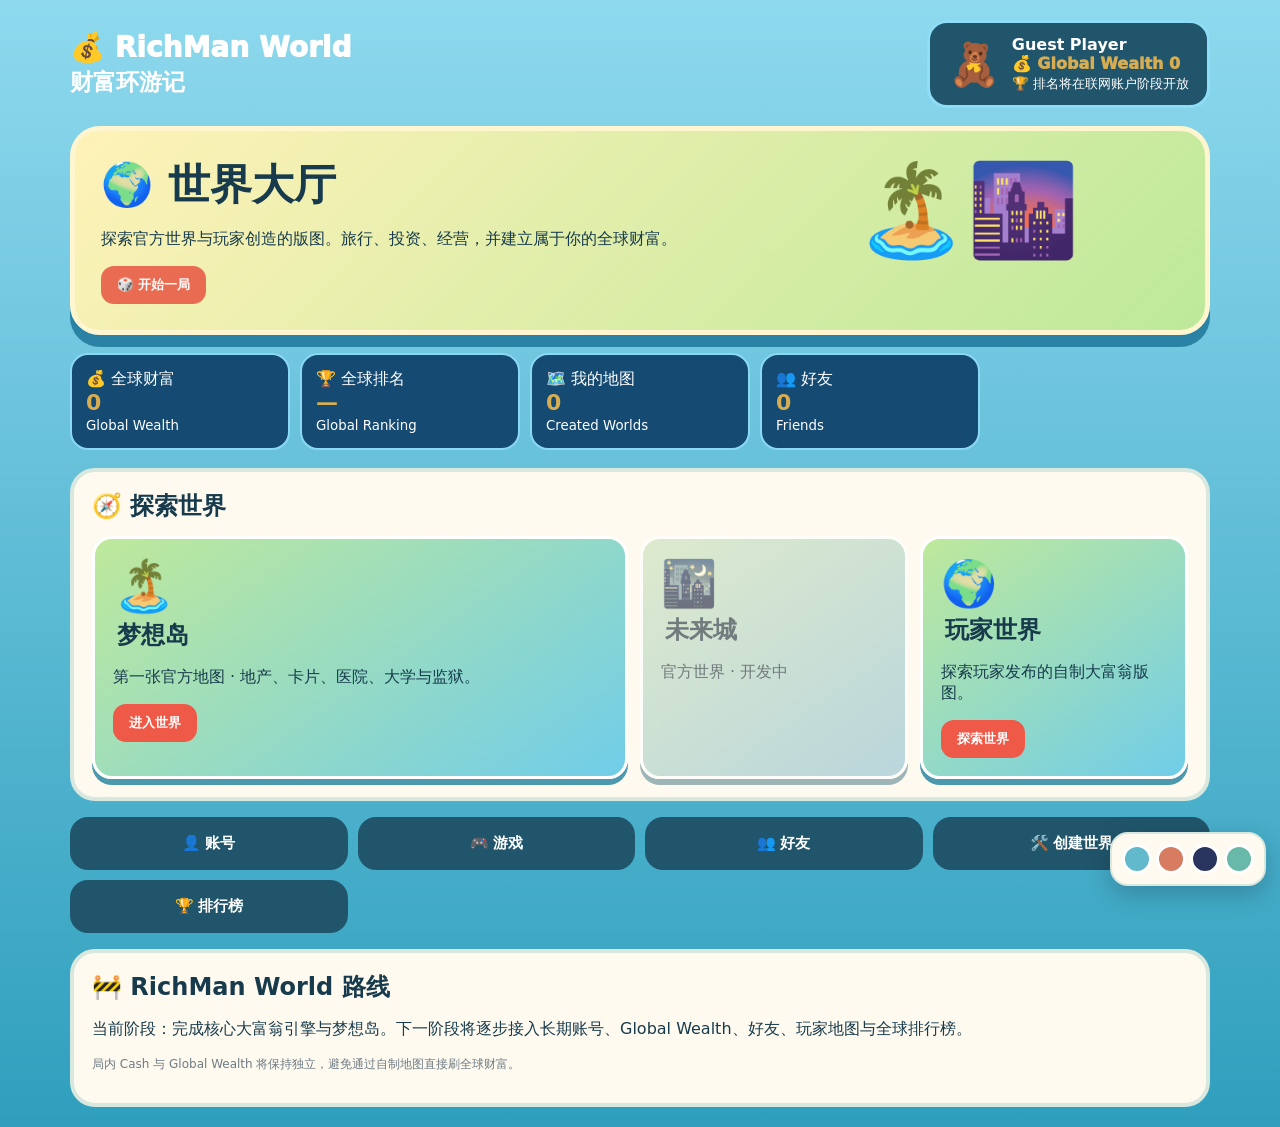
<file: world.html>
<!doctype html><html lang="zh-CN"><head><meta charset="utf-8"><meta name="viewport" content="width=device-width,initial-scale=1"><title>RichMan World · 世界大厅</title><style>*{box-sizing:border-box}body{margin:0;font-family:system-ui,'PingFang SC',sans-serif;background:linear-gradient(#75d4f4,#2c9bc8);color:#173a58;min-height:100vh}.app{max-width:1180px;margin:auto;padding:20px}.top{display:flex;justify-content:space-between;align-items:center;color:white}.brand{font-size:28px;font-weight:1000}.profile{background:#164d75;color:white;border:3px solid #8edcf6;border-radius:20px;padding:12px 18px;display:flex;gap:12px;align-items:center}.avatar{font-size:42px}.wealth{color:#ffe06a;font-weight:1000}.hero{margin:18px 0;background:linear-gradient(135deg,#fff2b8,#bde99a);border:5px solid #fff5cf;border-radius:30px;padding:26px;box-shadow:0 12px 0 #2a82a5;display:grid;grid-template-columns:1.2fr .8fr;gap:20px}.hero h1{font-size:42px;margin:0}.hero .island{font-size:90px;text-align:center}.stats{display:grid;grid-template-columns:repeat(5,1fr);gap:10px;margin:18px 0}.stat{background:#154b73;color:white;border:2px solid #8bd8f4;border-radius:18px;padding:14px}.stat b{display:block;color:#ffe36f;font-size:22px}.section{background:#fff6df;border:4px solid #f2c458;border-radius:25px;padding:18px;margin-top:16px}.section h2{margin:0 0 14px}.worlds{display:grid;grid-template-columns:2fr 1fr 1fr;gap:12px}.world{min-height:160px;border-radius:20px;padding:18px;background:linear-gradient(145deg,#bfe99b,#70cde9);border:3px solid white;box-shadow:0 6px 0 #4c98ad;position:relative}.world.lock{filter:saturate(.5);opacity:.65}.world h3{font-size:24px;margin:4px}.world button,.action{border:0;border-radius:13px;padding:10px 16px;font-weight:900;cursor:pointer;background:#ef5948;color:white}.nav{display:grid;grid-template-columns:repeat(4,1fr);gap:10px;margin-top:16px}.nav button{border:0;border-radius:18px;padding:17px;background:#164d75;color:white;font-weight:900;font-size:15px;cursor:pointer}.note{font-size:12px;color:#6d7b83}.modal{position:fixed;inset:0;background:#082e4bc7;display:none;place-items:center}.modal.show{display:grid}.dialog{width:min(500px,90vw);background:#fff6df;border:5px solid #f2c458;border-radius:24px;padding:20px;text-align:center}@media(max-width:700px){.hero{grid-template-columns:1fr}.stats,.nav{grid-template-columns:1fr 1fr}.worlds{grid-template-columns:1fr}.top{align-items:flex-start}.profile{font-size:12px}}</style><link rel="stylesheet" href="./theme.css"></head><body><div class="app"><header class="top"><div class="brand">💰 RichMan World<br><small>财富环游记</small></div><div class="profile"><div id="profileAvatar" class="avatar">🧸</div><div><b id="profileName">Guest Player</b><div class="wealth">💰 Global Wealth <span id="wealthTop">0</span></div><small>🏆 排名将在联网账户阶段开放</small></div></div></header><section class="hero"><div><h1>🌍 世界大厅</h1><p>探索官方世界与玩家创造的版图。旅行、投资、经营，并建立属于你的全球财富。</p><button class="action" onclick="location.href='./lobby.html'">🎲 开始一局</button></div><div class="island">🏝️🌆</div></section><div class="stats"><div class="stat">💰 全球财富<b id="wealthStat">0</b><small>Global Wealth</small></div><div class="stat">🏆 全球排名<b>—</b><small>Global Ranking</small></div><div class="stat">🗺️ 我的地图<b>0</b><small>Created Worlds</small></div><div class="stat">👥 好友<b>0</b><small>Friends</small></div></div><section class="section"><h2>🧭 探索世界</h2><div class="worlds"><article class="world"><div style="font-size:50px">🏝️</div><h3>梦想岛</h3><p>第一张官方地图 · 地产、卡片、医院、大学与监狱。</p><button onclick="location.href='./lobby.html'">进入世界</button></article><article class="world lock"><div style="font-size:45px">🌃</div><h3>未来城</h3><p>官方世界 · 开发中</p></article><article class="world"><div style="font-size:45px">🌍</div><h3>玩家世界</h3><p>探索玩家发布的自制大富翁版图。</p><button onclick="location.href='./explore.html'">探索世界</button></article></div></section><nav class="nav"><button onclick="profile()">👤 账号</button><button onclick="location.href='./lobby.html'">🎮 游戏</button><button onclick="location.href='./friends.html'">👥 好友</button><button onclick="location.href='./builder.html'">🛠️ 创建世界</button><button onclick="location.href='./leaderboard.html'">🏆 排行榜</button></nav><section class="section"><h2>🚧 RichMan World 路线</h2><p>当前阶段：完成核心大富翁引擎与梦想岛。下一阶段将逐步接入长期账号、Global Wealth、好友、玩家地图与全球排行榜。</p><p class="note">局内 Cash 与 Global Wealth 将保持独立，避免通过自制地图直接刷全球财富。</p></section></div><div id="modal" class="modal"><div class="dialog"><h2 id="title"></h2><p>这个模块已经进入 RichMan World 产品规划，后续版本开放。</p><button class="action" onclick="modal.classList.remove('show')">知道了</button></div></div><div id="profileModal" class="modal"><div class="dialog"><h2>👤 RichMan ID</h2><p>当前为本地原型账号。后续接入云端登录后，这个 ID 会同步好友、地图和全球财富。</p><input id="nameInput" maxlength="16" placeholder="玩家昵称" style="width:90%;padding:10px;border-radius:10px;border:2px solid #e0b64d"><div style="margin:12px">选择头像：<button class="action" onclick="pick('🧸')">🧸</button> <button class="action" onclick="pick('🐰')">🐰</button> <button class="action" onclick="pick('🐱')">🐱</button> <button class="action" onclick="pick('🦖')">🦖</button></div><button class="action" onclick="saveProfile()">保存账号</button> <button class="action" onclick="profileModal.classList.remove('show')">取消</button></div></div><script>let chosenAvatar=localStorage.getItem('richman_avatar')||'🧸';function profile(){nameInput.value=localStorage.getItem('richman_name')||'Guest Player';profileModal.classList.add('show')}function pick(x){chosenAvatar=x}function saveProfile(){let n=nameInput.value.trim()||'Guest Player';localStorage.setItem('richman_name',n);localStorage.setItem('richman_avatar',chosenAvatar);profileName.textContent=n;profileAvatar.textContent=chosenAvatar;profileModal.classList.remove('show')}function coming(x){title.textContent=x;modal.classList.add('show')}profileName.textContent=localStorage.getItem('richman_name')||'Guest Player';profileAvatar.textContent=chosenAvatar;let w=Number(localStorage.getItem('richman_global_wealth')||0);wealthTop.textContent=w.toLocaleString();wealthStat.textContent=w.toLocaleString();let last=localStorage.getItem('richman_last_settlement');if(last){try{let x=JSON.parse(last),p=document.createElement('p');p.className='note';p.textContent='最近结算：'+x.winner+' · 净资产 ¥'+x.net+' · Global Wealth +'+x.reward;document.querySelector('.hero div').appendChild(p)}catch(e){}}</script><script src="./theme.js"></script></body></html>
</file>
<file: theme.css>
:root{--bg1:#8ed9ee;--bg2:#2f9fbd;--ink:#173b4c;--panel:#fffaf0;--panel-border:#d9e8df;--navy:#20556b;--accent:#e96b52;--gold:#d8ad52;--soft:#dff1df;--white:#fff}[data-theme="sunset"]{--bg1:#f1c29e;--bg2:#c86e59;--ink:#29384a;--panel:#fff8ed;--panel-border:#e6c9ad;--navy:#344d66;--accent:#d65e46;--gold:#d4a54d;--soft:#f2d8b5}[data-theme="night"]{--bg1:#25375d;--bg2:#111c34;--ink:#eef4ff;--panel:#1c2b49;--panel-border:#65789f;--navy:#10203b;--accent:#9a82e1;--gold:#f1cd70;--soft:#314566;--white:#fff;--muted:#c7d2e5}[data-theme="mint"]{--bg1:#a9e1d2;--bg2:#4ba99a;--ink:#183e3c;--panel:#f8fbf4;--panel-border:#b8d9cf;--navy:#27635e;--accent:#e07861;--gold:#c7a74c;--soft:#d9eee4}body{background:linear-gradient(var(--bg1),var(--bg2))!important;color:var(--ink)!important}.panel,.section,.box,.board,.dialog{background:var(--panel)!important;border-color:var(--panel-border)!important}.profile,.nav button,.back,.btn.secondary{background:var(--navy)!important}.action,.primary,.play{background:var(--accent)!important}.wealth,.stat b,.money{color:var(--gold)!important}.themeDock{position:fixed;right:14px;bottom:14px;z-index:99;background:var(--panel);border:2px solid var(--panel-border);border-radius:18px;padding:8px;box-shadow:0 8px 24px #1234}.themeDock button{width:30px;height:30px;border-radius:50%;border:3px solid #fff;margin:2px;cursor:pointer}.themeDock button:nth-child(1){background:#62b9cc}.themeDock button:nth-child(2){background:#d77b61}.themeDock button:nth-child(3){background:#29345f}.themeDock button:nth-child(4){background:#68b9a9}
[data-theme="night"] body,[data-theme="night"] .app,[data-theme="night"] .panel,[data-theme="night"] .section,[data-theme="night"] .box,[data-theme="night"] .board,[data-theme="night"] .dialog,[data-theme="night"] .hero,[data-theme="night"] .world,[data-theme="night"] .saved,[data-theme="night"] .friend,[data-theme="night"] .row,[data-theme="night"] .char{color:#eef4ff!important}
[data-theme="night"] small,[data-theme="night"] .note,[data-theme="night"] .meta,[data-theme="night"] .status,[data-theme="night"] p{color:#c7d2e5!important}
[data-theme="night"] .world,[data-theme="night"] .saved,[data-theme="night"] .friend,[data-theme="night"] .row,[data-theme="night"] .char,[data-theme="night"] input,[data-theme="night"] select{background:#263858!important;color:#f4f7ff!important;border-color:#65789f!important}
[data-theme="night"] input::placeholder{color:#aebbd1!important}
[data-theme="night"] .hero{background:linear-gradient(135deg,#243957,#304d68)!important}
[data-theme="night"] .stat{background:#172a48!important;color:#eef4ff!important;border-color:#65789f!important}
[data-theme="night"] .stat small{color:#c7d2e5!important}
[data-theme="night"] .card{background:#293b59!important;color:#f4f7ff!important;border-color:#65789f!important}
[data-theme="night"] .card small{color:#c7d2e5!important}
[data-theme="night"] .propertyCard{background:#293b59!important;color:#f4f7ff!important;border-color:#65789f!important}
</file>
